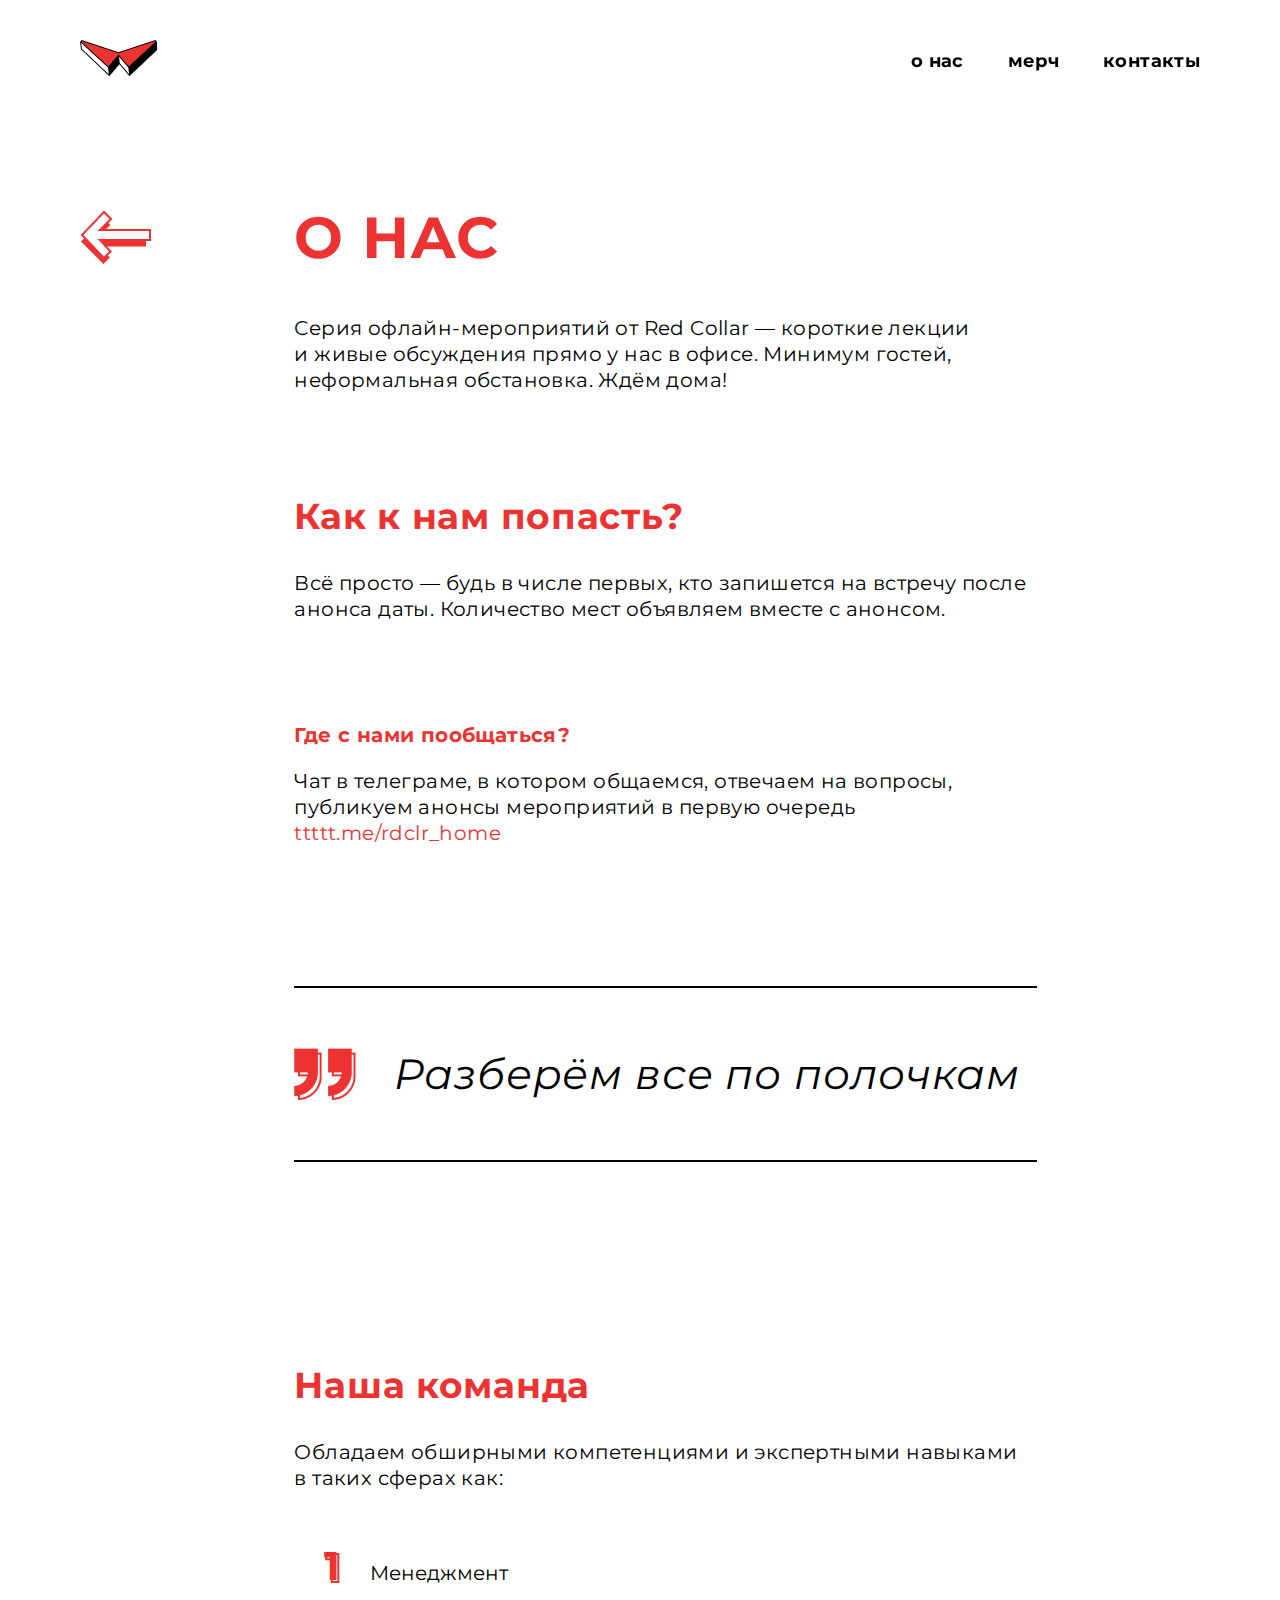
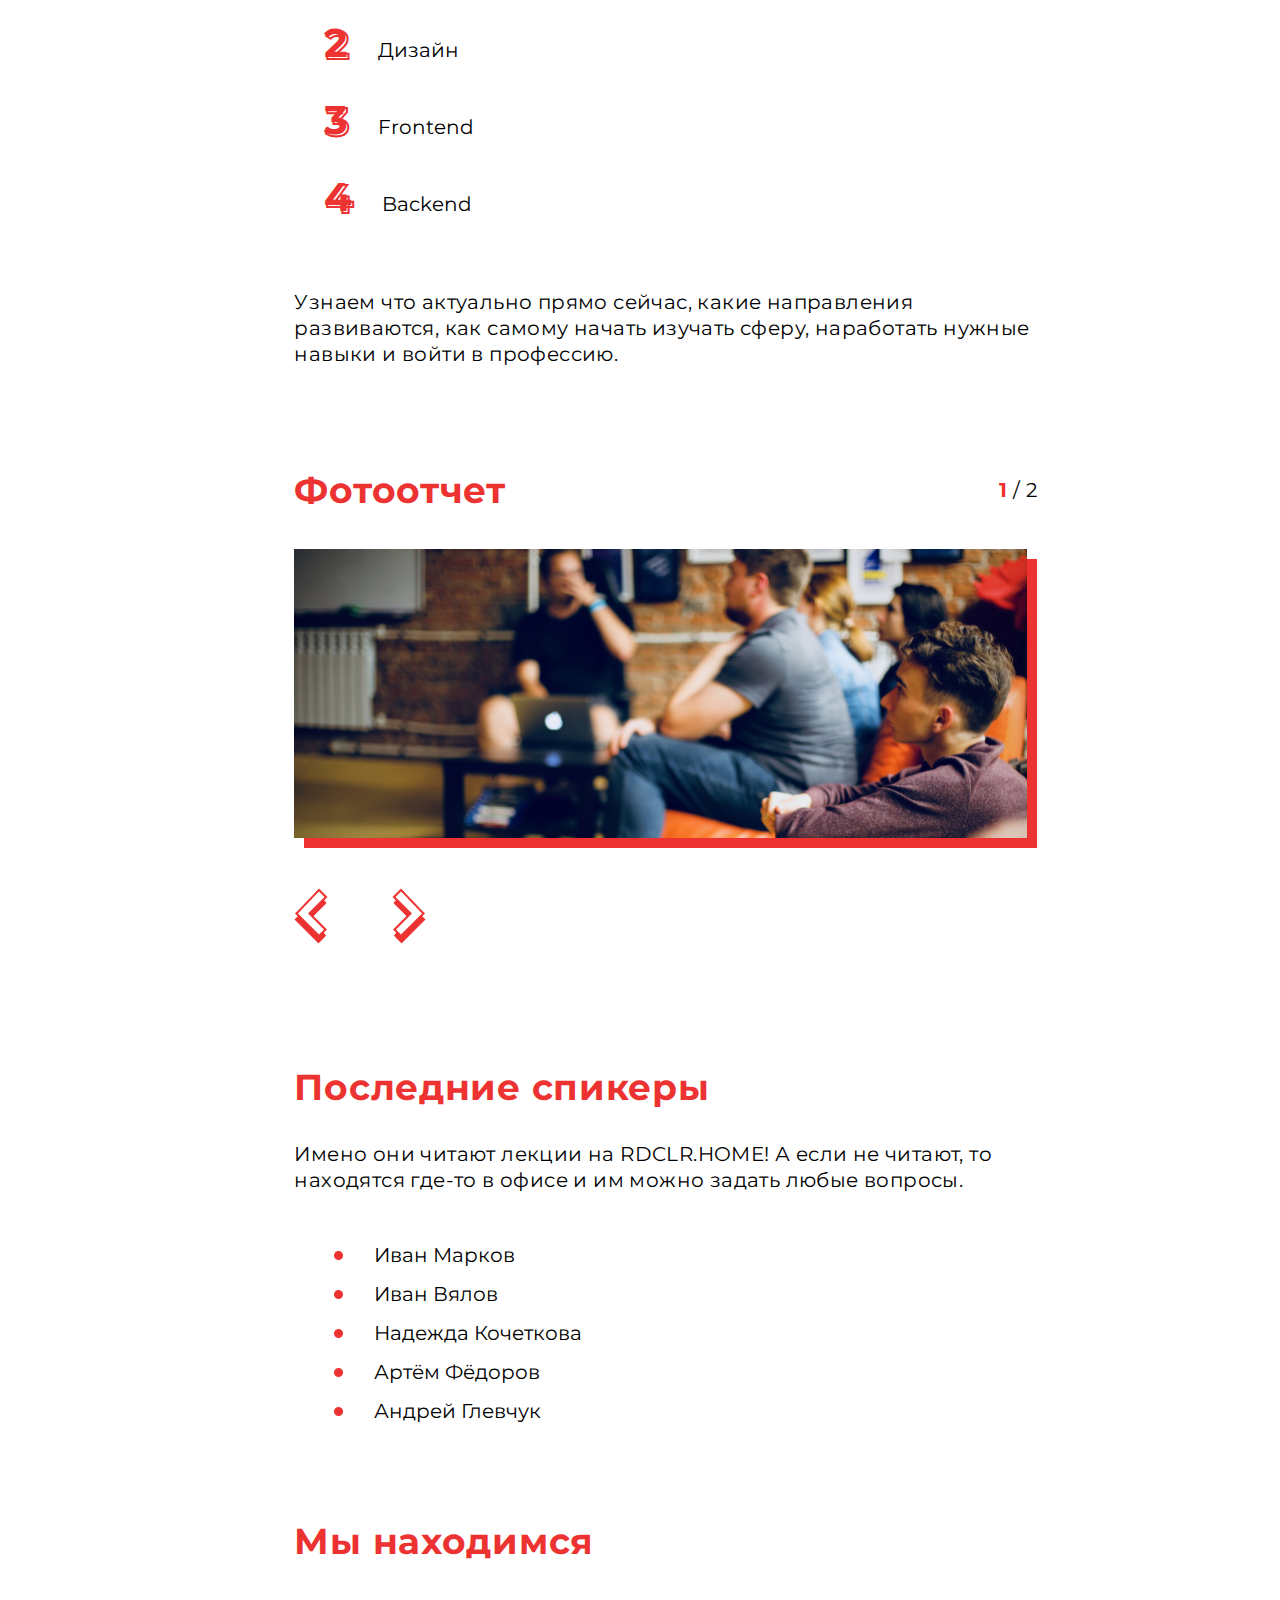
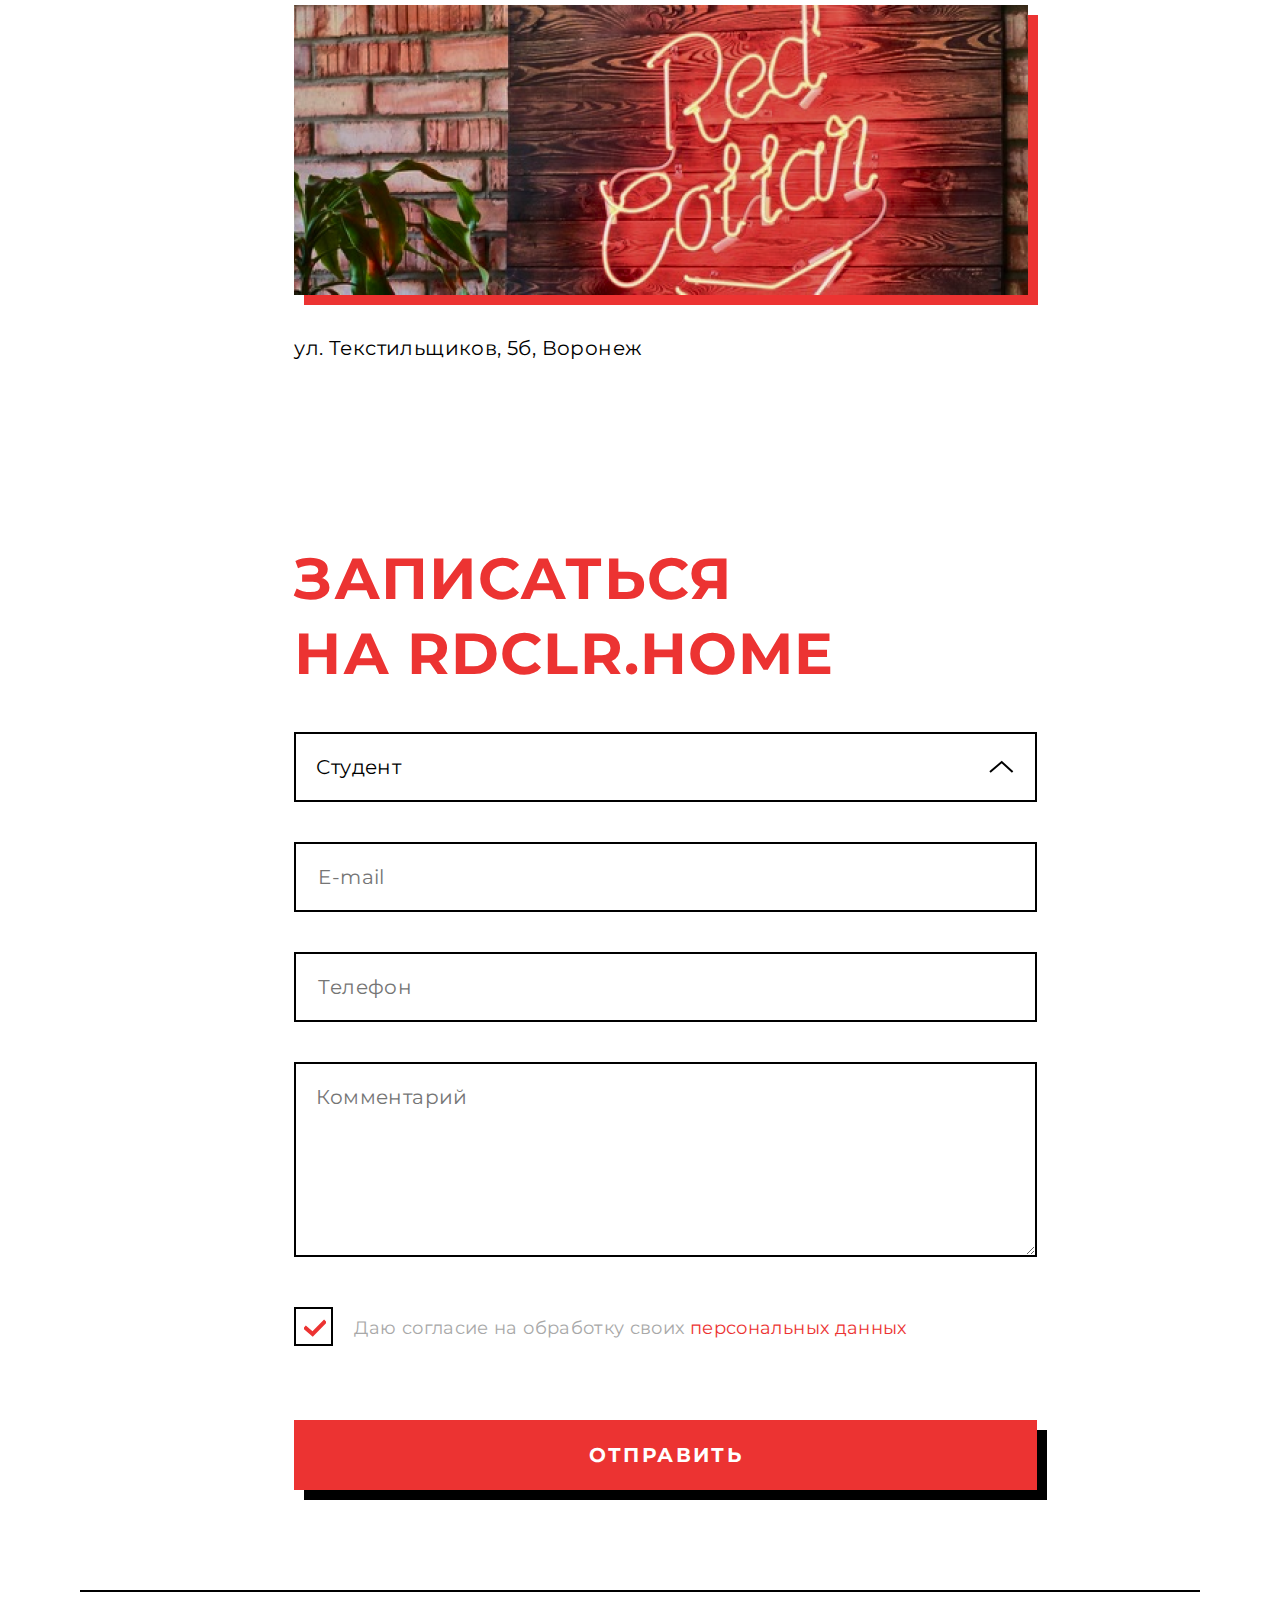
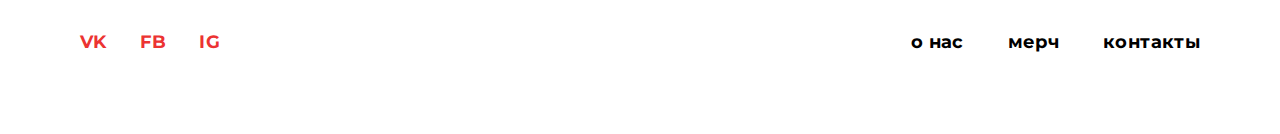
<file: about.html>
<!DOCTYPE html>
<html lang="ru">
<head>
    <meta charset="UTF-8">
    <link href="https://fonts.googleapis.com/css?family=Montserrat:400,700&display=swap" rel="stylesheet">
    <link href="https://fonts.googleapis.com/css?family=Open+Sans:400,400i&display=swap" rel="stylesheet">
    <title>RDCLR.HOME</title>
    <link rel="stylesheet" href="style.css">

    <script src="script.js"></script>
    <meta name="viewport" content="width=device-width, initial-scale=1.0">
    <meta name="viewport" content="user-scalable=no, width=device-width, height=device-height, initial-scale=1">
</head>
<body>
    <header>
        <a href="main.html"><img class="logo" src="images/logo.png" alt="Логотип RedCollar"></a>
        <nav>
            <a href="about.html">о нас</a>
            <a href="merch.html">мерч</a>
            <a href="contacts.html">контакты</a>
        </nav>
        <button class="burger"></button>
    </header>

    <main>
        <article>
            <a href="main.html" class="back"><img src="images/back.png" alt="Стрелка назад"></a>
            <h1>О нас</h1>
            <p>Серия офлайн-мероприятий от&nbsp;Red Collar&nbsp;&mdash; короткие лекции и&nbsp;живые обсуждения
                прямо у&nbsp;нас в&nbsp;офисе. Минимум гостей, неформальная обстановка. Ждём дома!</p>

            <h2>Как к&nbsp;нам попасть?</h2>
            <p>Всё просто&nbsp;&mdash; будь в&nbsp;числе первых, кто запишется на встречу после анонса даты.
                Количество мест объявляем вместе с&nbsp;анонсом.</p>

            <h3>Где с&nbsp;нами пообщаться?</h3>
            <p>Чат в&nbsp;телеграме, в&nbsp;котором общаемся, отвечаем на вопросы, публикуем анонсы мероприятий
                в&nbsp;первую очередь <br/>
                <a href="URL" name="Ссылка на телеграм-канал">ttttt.me/rdclr_home</a></p>

            <blockquote>Разберём все по&nbsp;полочкам</blockquote>

            <h2>Наша команда</h2>
            <p>Обладаем обширными компетенциями и&nbsp;экспертными
                навыками в&nbsp;таких сферах как: </p>
            <ol>
                <li>Менеджмент</li>
                <li>Дизайн</li>
                <li>Frontend</li>
                <li>Backend</li>
            </ol>
            <p>Узнаем что актуально прямо сейчас, какие направления развиваются, как самому начать изучать сферу,
                наработать нужные навыки и&nbsp;войти в&nbsp;профессию.</p>

            <div class="photo_report">
                <h2>Фотоотчет</h2>
                <div class="fraction">
                    <div id="photo_number">1</div>/<div id="photo_amount">3</div>
                </div>

                <div class="slider">
                    <div class="slider-hidden">
                        <div class="slider-wrapper">
                            <div class="slide">
                                <img src="images/photo_report.png" alt="Фото со встречи RedCollar">
                            </div>
                            <div class="slide">
                                <img src="images/we_are_located.png" alt="Фото со встречи RedCollar">
                            </div>
                        </div>
                    </div>

                    <div class="slider-buttons">
                        <div class="prev-button"><img src="images/left_arrow.png" alt="назад"></div>
                        <div class="next-button"><img src="images/right_arrow.png" alt="вперёд"></div>
                    </div>
                </div>
            </div>

            <h2>Последние спикеры</h2>
            <p>Имено они читают лекции на RDCLR.HOME! А&nbsp;если не читают,
                то находятся где-то в&nbsp;офисе и&nbsp;им можно задать любые вопросы.</p>
            <ul>
                <li>Иван Марков</li>
                <li>Иван Вялов</li>
                <li>Надежда Кочеткова</li>
                <li>Артём Фёдоров</li>
                <li>Андрей Глевчук</li>
            </ul>

            <h2>Мы находимся</h2>
            <div class="image_sign">
                <img src="images/we_are_located.png" alt="Неоновая вывеска RedCollar">
                <p>ул. Текстильщиков, 5б, Воронеж<p>
            </div>
        </article>

        <article>
            <h1>Записаться <br/> на RDCLR.HOME</h1>
            <form action="/my_method">

                <select>
                    <option value="0"></option>
                    <option value="1" selected>Студент</option>
                    <option value="2">Начинающий дизайнер</option>
                    <option value="3">Практикующий дизайнер</option>
                    <option value="4">Хочу освоить другую профессию</option>
                </select>
                <input type="email" placeholder="E-mail">
                <input type="tel" placeholder="Телефон">
                <textarea placeholder="Комментарий"></textarea>
                <input type="checkbox" class="checkbox" id="checkbox" checked/>
                <label for="checkbox">Даю согласие на обработку своих <a>персональных данных</a></label>
                <button class="btn" type="submit">Отправить</button>
            </form>
            <img id="up" src="images/up.svg" alt="вверх">
        </article>
    </main>
    <footer>
        <div>
            <a href="">vk</a>
            <a href="">fb</a>
            <a href="">ig</a>
        </div>
        <nav>
            <a href="about.html">о нас</a>
            <a href="merch.html">мерч</a>
            <a href="contacts.html">контакты</a>
        </nav>
    </footer>
    <div class="popup">
        <div class="overlay"></div> <!--полупрозрачный чёрный фон-->
        <div class="popup-inner"></div>
    </div>
</body>
</html>
</file>
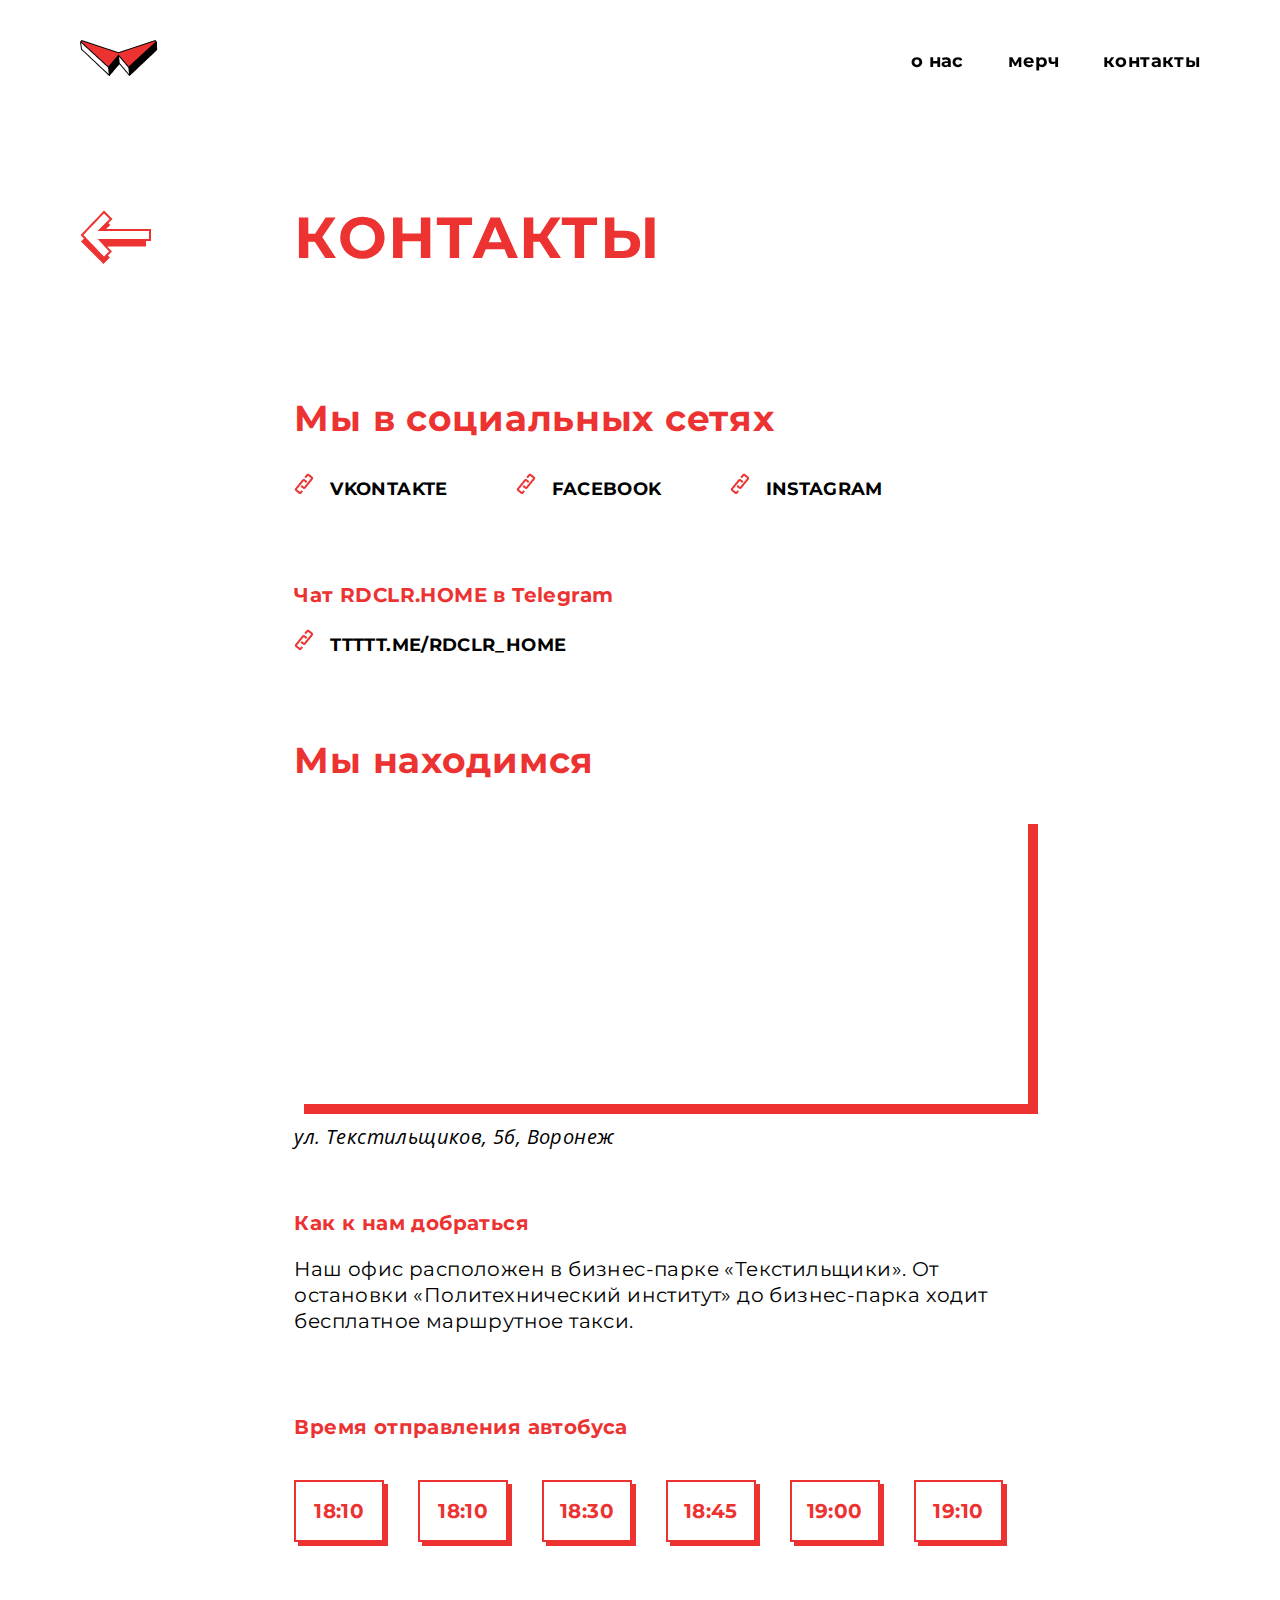
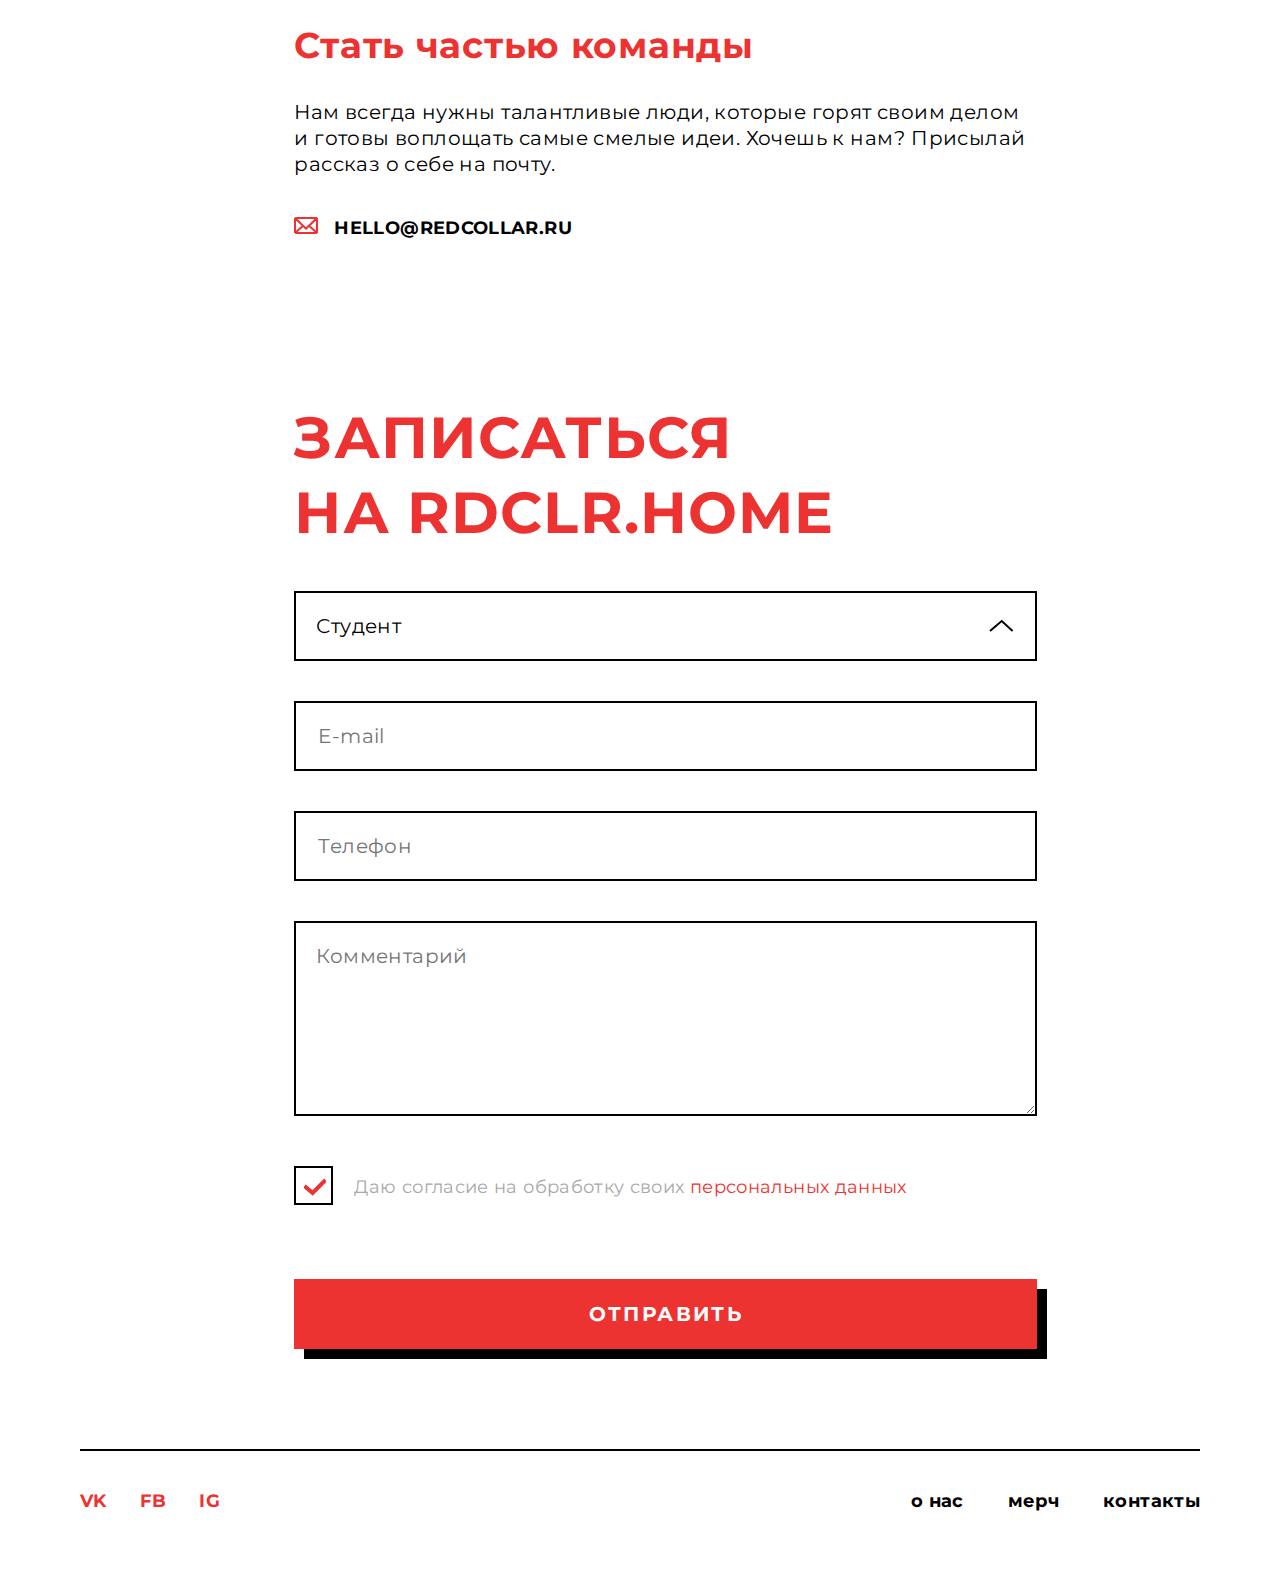
<file: contacts.html>
<!DOCTYPE html>
<html lang="en">
<head>
    <meta charset="UTF-8">
    <link href="https://fonts.googleapis.com/css?family=Montserrat:400,700&display=swap" rel="stylesheet">
    <link href="https://fonts.googleapis.com/css?family=Open+Sans:400,400i&display=swap" rel="stylesheet">
    <title>RDCLR.HOME</title>
    <link rel="stylesheet" href="style.css">
<!--    <script src="https://maps.googleapis.com/maps/api/js?key=AIzaSyC5mFaAMgEY1LQ1Hp7ZoQT0tAX6zgcMKE4"></script>-->
    <script src="http://maps.google.com/maps/api/js"></script>
    <script src="script.js"></script>
    <meta name="viewport" content="width=device-width, initial-scale=1.0">
    <meta name="viewport" content="user-scalable=no, width=device-width, height=device-height, initial-scale=1">
</head>
<body>
    <header>
        <a href="main.html"><img class="logo" src="images/logo.png" alt="Логотип RedCollar"></a>
        <nav>
            <a href="about.html">о нас</a>
            <a href="merch.html">мерч</a>
            <a href="contacts.html">контакты</a>
        </nav>
        <button class="burger"></button>
    </header>
    <main>
        <article>
            <a href="main.html" class="back"><img src="images/back.png" alt="Стрелка назад"></a>
            <h1>Контакты</h1>
            <h2>Мы в социальных сетях</h2>
            <div class="contacts">
                <span>VKONTAKTE</span>
                <span>FACEBOOK</span>
                <span>INSTAGRAM </span>
            </div>

            <h3>Чат RDCLR.HOME в Telegram</h3>
            <div class="contacts">
                <span>ttttt.me/rdclr_home</span>
            </div>
            <h2>Мы находимся</h2>
            <div id="map"></div>
<!--            <iframe src="https://www.google.com/maps/embed?pb=!1m18!1m12!1m3!1d2473.5724419507815!2d39.16666171520806!3d51.68596880545294!2m3!1f0!2f0!3f0!3m2!1i1024!2i768!4f13.1!3m3!1m2!1s0x413b2eee23cd4f23%3A0xb7dd671d6e132302!2sRed%20Collar!5e0!3m2!1sru!2sru!4v1577176074860!5m2!1sru!2sru"-->
<!--                    width="600" height="450" frameborder="0" style="border:0;" allowfullscreen="">-->

<!--            </iframe>-->
            <p class="we_located">ул. Текстильщиков, 5б, Воронеж</p>

            <h3 class="top_60">Как к нам добраться</h3>
            <p>Наш офис расположен в бизнес-парке «Текстильщики». От остановки «Политехнический институт»
                до бизнес-парка ходит бесплатное маршрутное такси.</p>

            <h3 class="top_60">Время отправления автобуса</h3>
            <div class="schedule">
                <div class="_time"><span>18:10</span></div>
                <div class="_time"><span>18:10</span></div>
                <div class="_time"><span>18:30</span></div>
                <div class="_time"><span>18:45</span></div>
                <div class="_time"><span>19:00</span></div>
                <div class="_time"><span>19:10</span></div>
            </div>

            <h2>Стать частью команды</h2>
            <p>Нам всегда нужны талантливые люди, которые горят своим делом и готовы воплощать самые смелые идеи.
                Хочешь к нам? Присылай рассказ о себе на почту.</p>
            <div class="contacts">
                <span class="mail">hello@redcollar.ru</span>
            </div>
        </article>
        <article>
            <h1>Записаться <br/> на RDCLR.HOME</h1>
            <form action="/my_method">

                <select>
                    <option value="0"></option>
                    <option value="1" selected>Студент</option>
                    <option value="2">Начинающий дизайнер</option>
                    <option value="3">Практикующий дизайнер</option>
                    <option value="4">Хочу освоить другую профессию</option>
                </select>
                <input type="email" placeholder="E-mail">
                <input type="tel" placeholder="Телефон">
                <textarea placeholder="Комментарий"></textarea>
                <input type="checkbox" class="checkbox" id="checkbox" checked/>
                <label for="checkbox">Даю согласие на обработку своих <a>персональных данных</a></label>
                <button class="btn" type="submit">Отправить</button>
            </form>
            <img id="up" src="images/up.svg" alt="вверх">
        </article>
    </main>
    <footer>
        <div>
            <a href="">vk</a>
            <a href="">fb</a>
            <a href="">ig</a>
        </div>
        <nav>
            <a href="about.html">о нас</a>
            <a href="merch.html">мерч</a>
            <a href="contacts.html">контакты</a>
        </nav>
    </footer>
<!--    <script async defer src="https://maps.googleapis.com/maps/api/js?callback=initMap"></script>-->
</body>
</html>
</file>
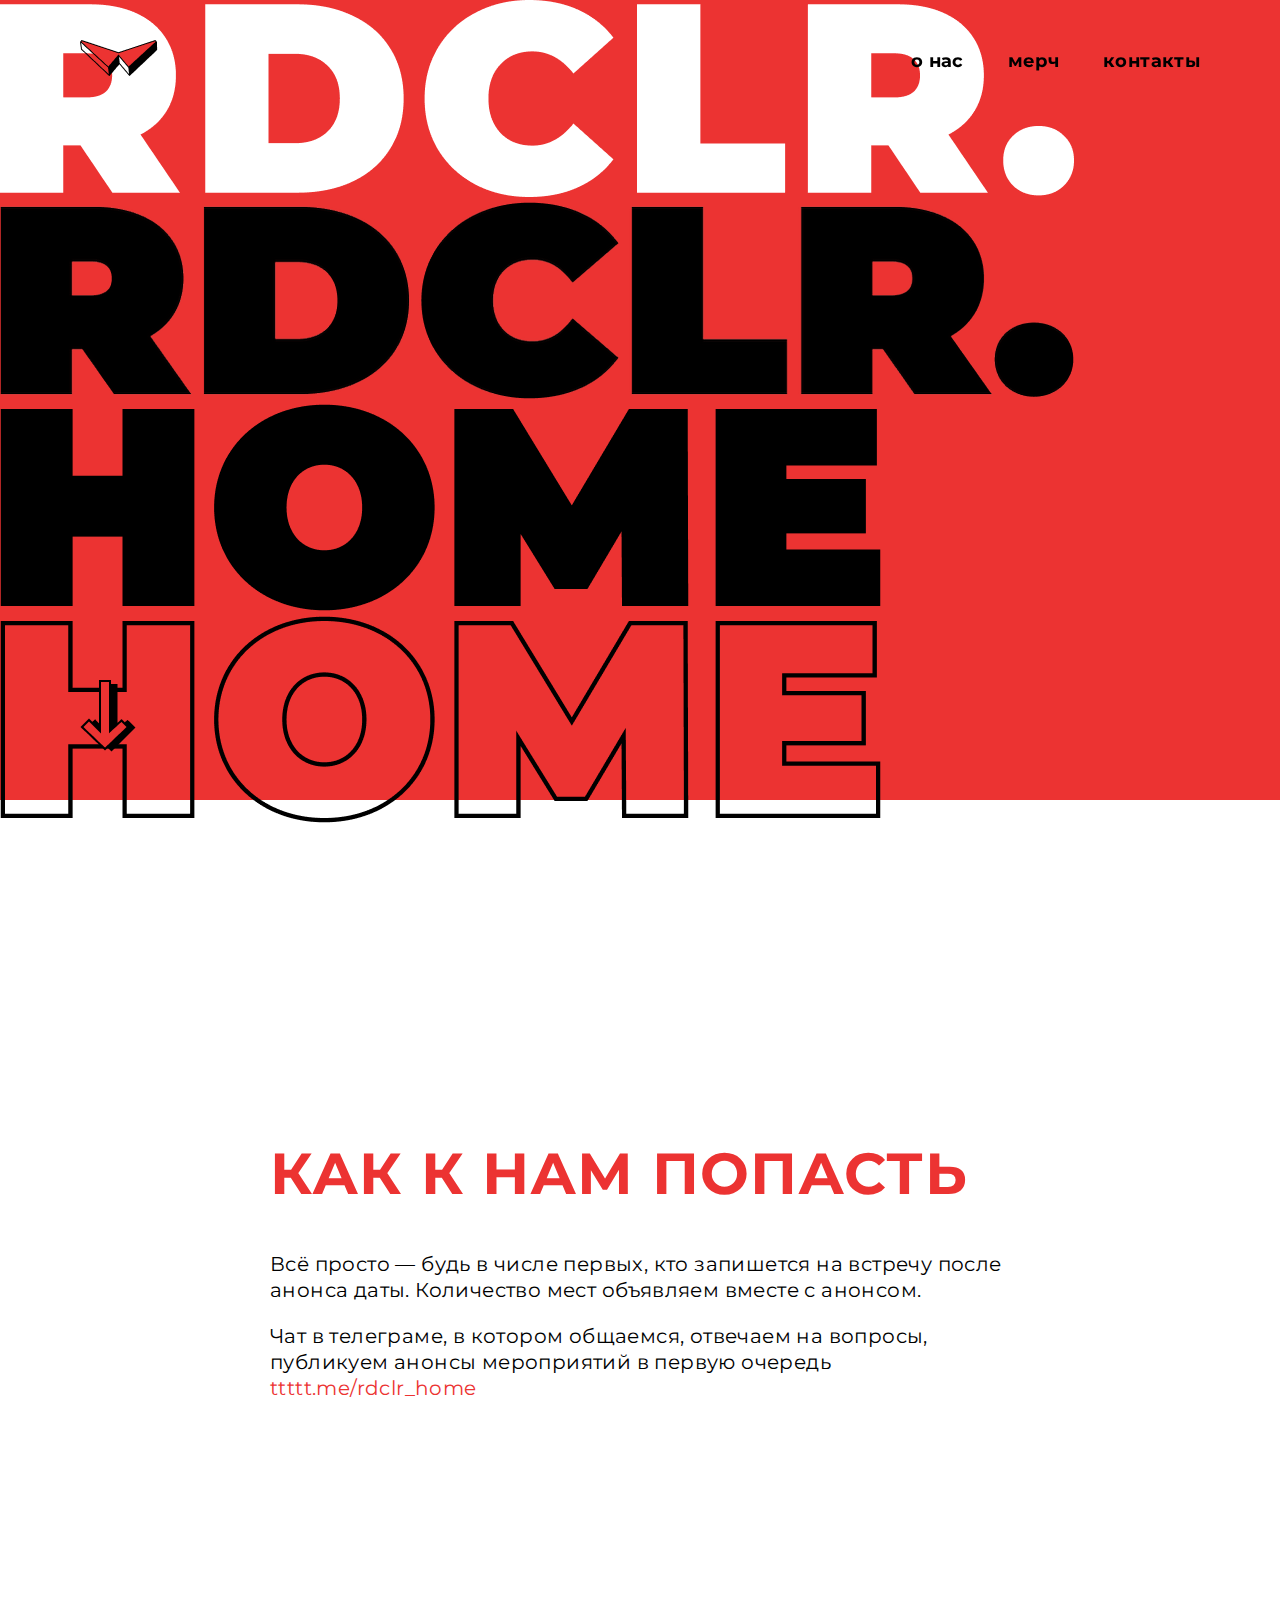
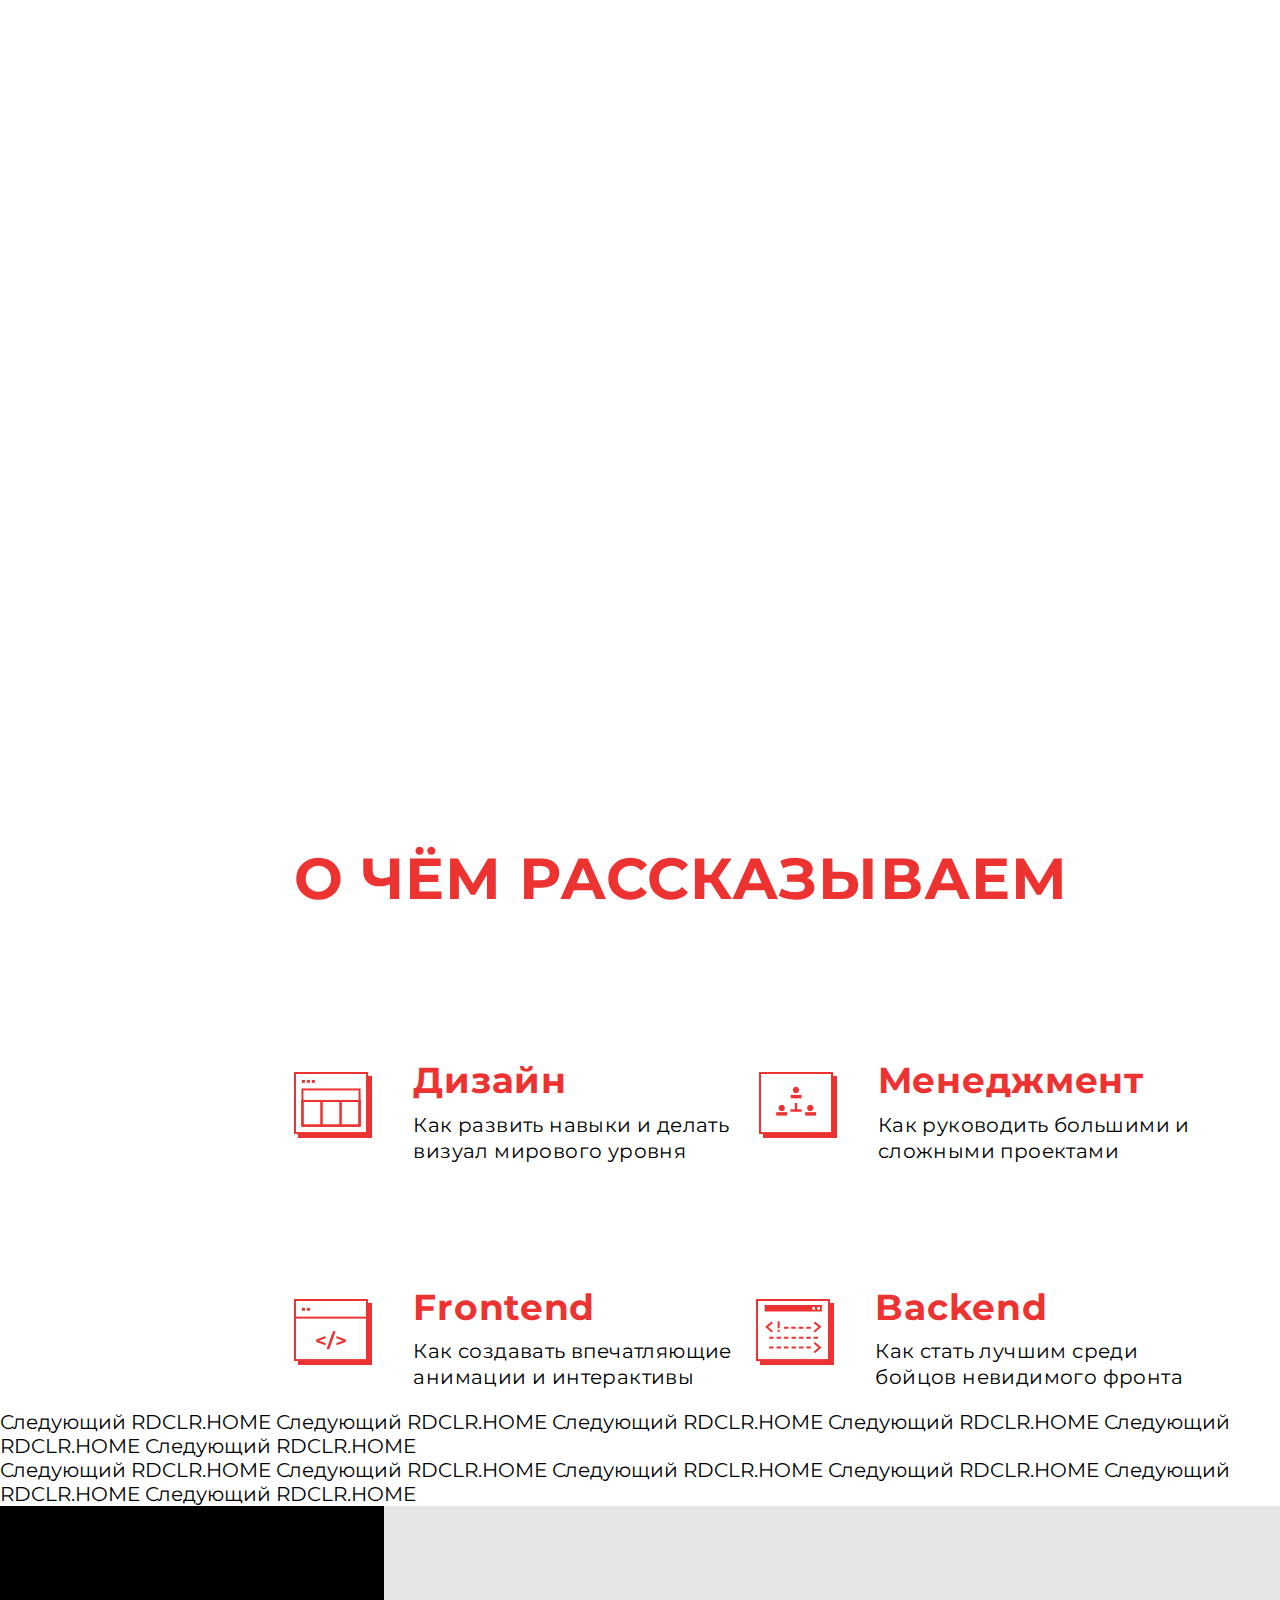
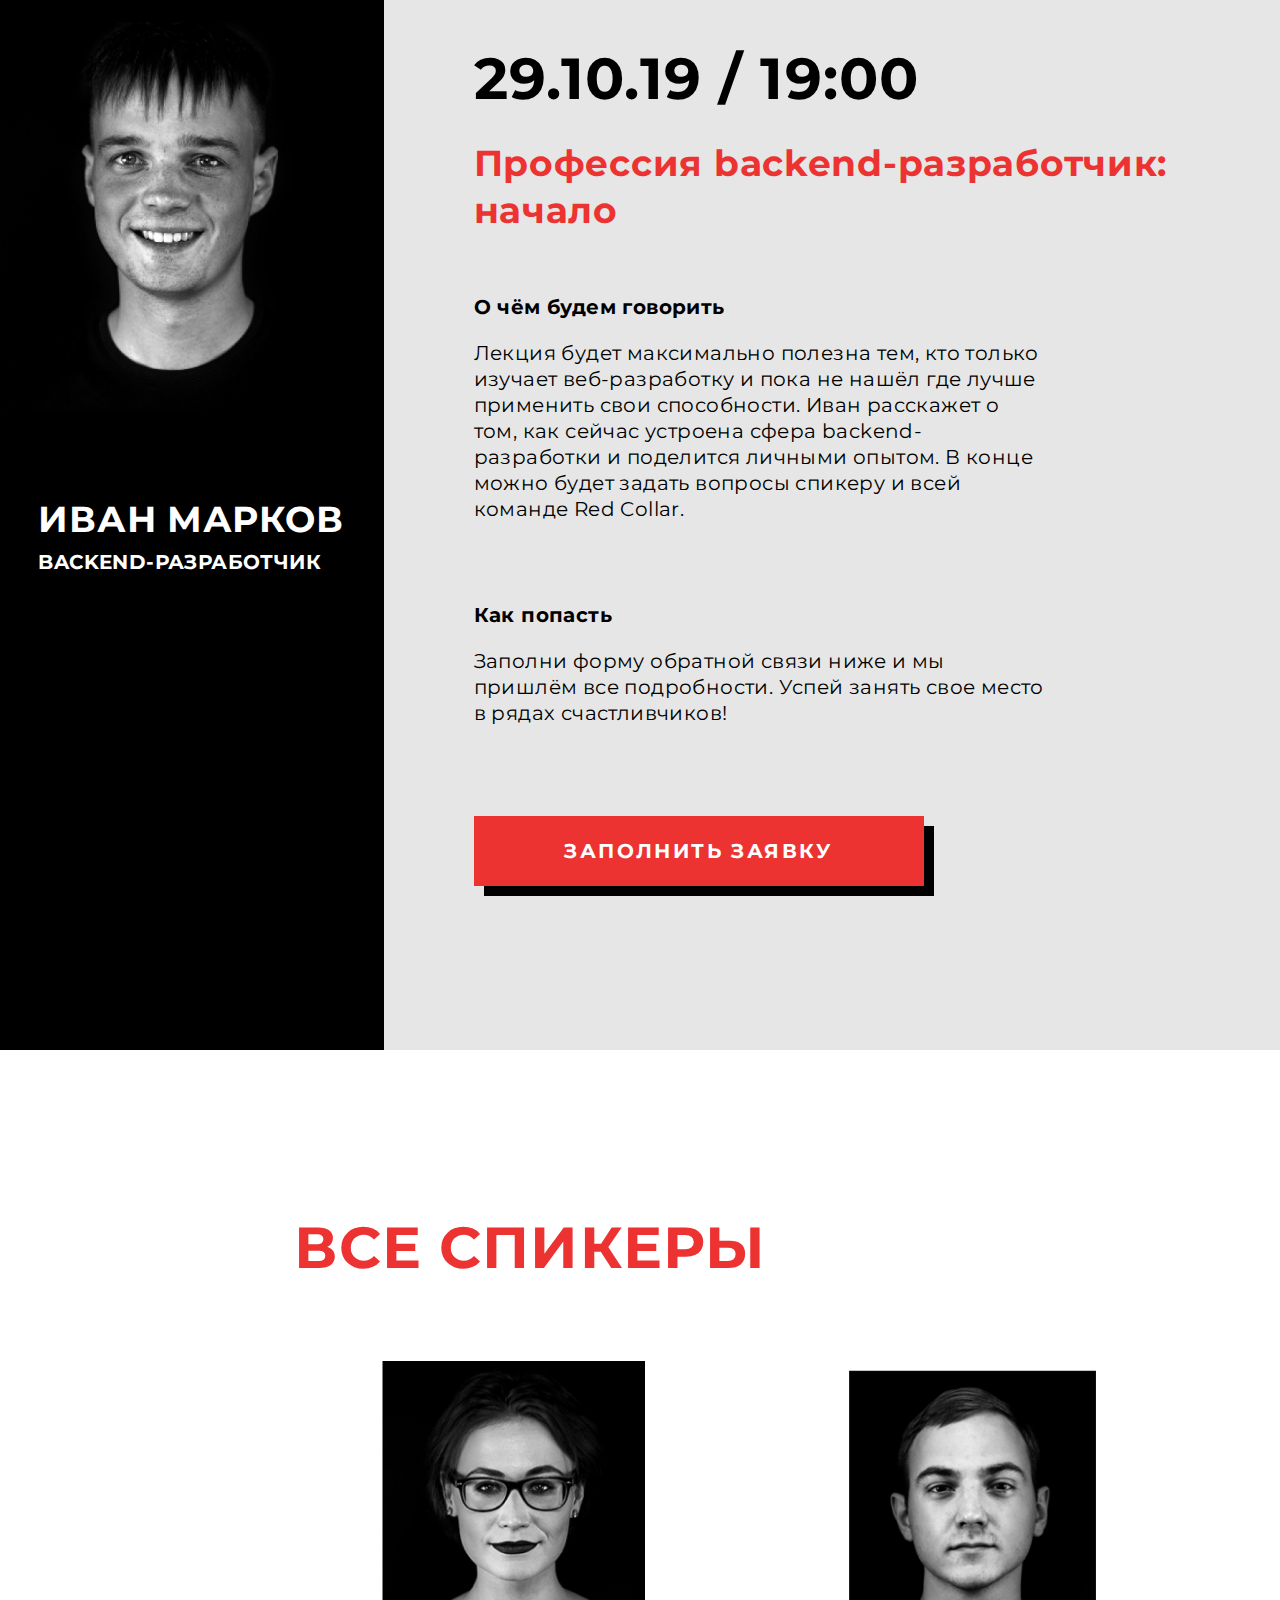
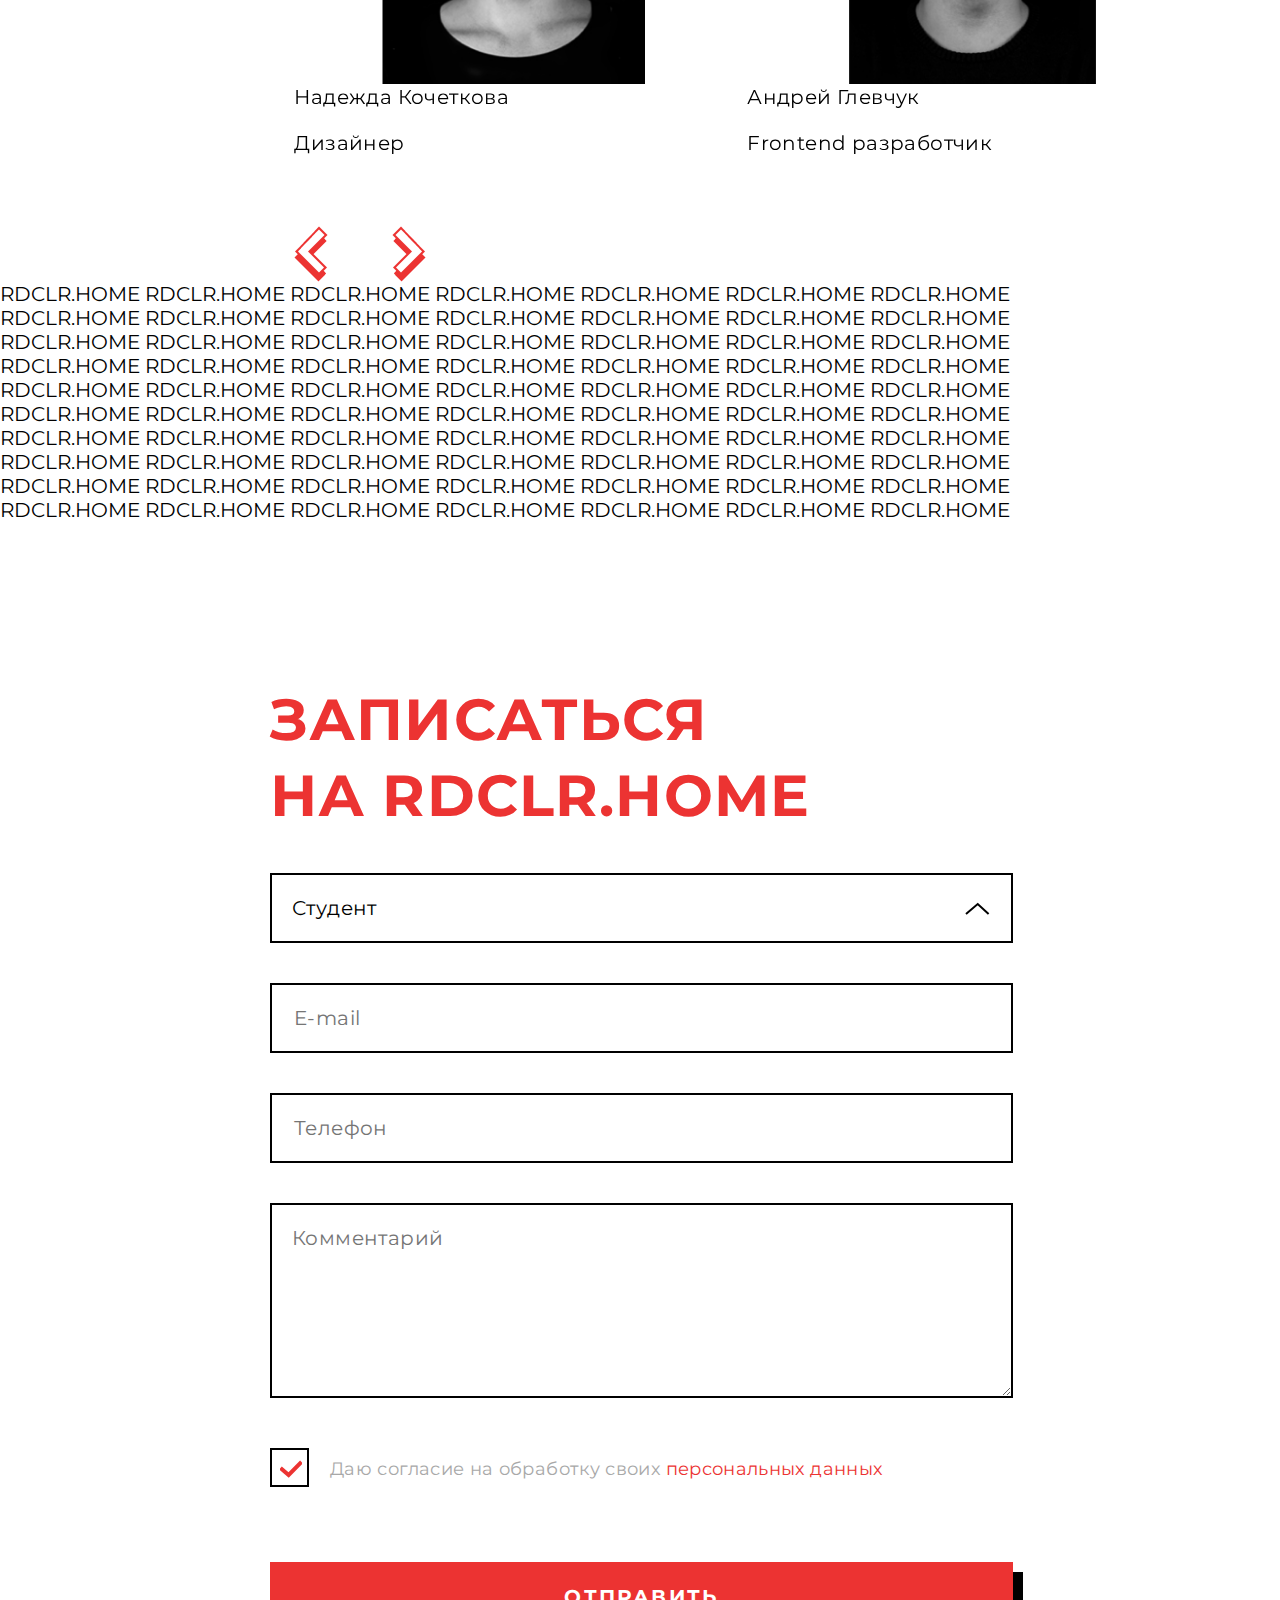
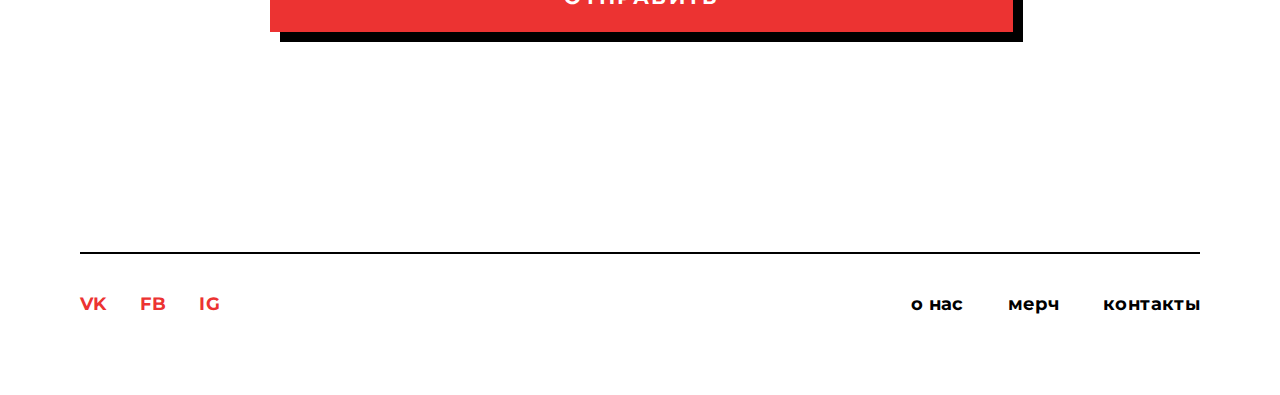
<file: main.html>
<!DOCTYPE html>
<html lang="en">
<head>
    <meta charset="UTF-8">
    <link href="https://fonts.googleapis.com/css?family=Montserrat:400,700&display=swap" rel="stylesheet">
    <link rel="stylesheet" href="style.css">
    <title>RDCLR.HOME</title>
    <script src="script.js"></script>
</head>
<body>
    <header>
        <a href=""><img src="images/logo.png" alt="Логотип RedCollar"></a>
        <nav>
            <a href="about.html">о нас</a>
            <a href="merch.html">мерч</a>
            <a href="contacts.html">контакты</a>
        </nav>
    </header>
    <main>
        <section class="rdclr_home">
            <div class="rdclr">
                <img class="rdclr_image" src="images/RDCLR.png" alt="">
                <img class="rdclr_shade" src="images/RDCLR_shade.png" alt="">
            </div>
            <div class="home">
                <div class="home_wrapper">
                    <img class="home_image" src="images/HOME.png" alt="">
                    <img class="home_shade" src="images/HOME_shade.png" alt="">
                    <div class="home_text"><p>Серия офлайн-мероприятий от Red Collar — короткие лекции
                        и живые обсуждения прямо у нас в офисе. Минимум гостей, неформальная обстановка. Ждём дома!</p>
                    </div>
                </div>
            </div>
        </section>
        <section id="page-1" class="scroll-wrapper"><a href="#page-1" class="down"><img src="images/down.png" alt=""></a>
        </section>

        <article class="center">
            <div style="position: absolute"></div>
            <h1>Как к нам попасть </h1>
            <p>Всё просто — будь в числе первых, кто запишется на встречу после анонса даты.
                Количество мест объявляем вместе с анонсом.</p>

            <p>Чат в телеграме, в котором общаемся, отвечаем на вопросы, публикуем анонсы мероприятий в первую очередь</br>
                <a>ttttt.me/rdclr_home</a></p>
        </article>
        <section class="red-video">
            <iframe width="100%" src="https://www.youtube.com/embed/8J-Ffg9Nx8g" frameborder="0"
                    allow="accelerometer; autoplay; encrypted-media; gyroscope; picture-in-picture" allowfullscreen>
            </iframe>
        </section>
        <article class="right">
            <h1>О чём рассказываем</h1>
            <div class="catalog">
                <div class="jobs">
                    <div class="job">
                        <img src="images/design.svg">
                        <div class="text">
                            <h2>Дизайн</h2>
                            <p>Как развить навыки и делать визуал мирового уровня</p>
                        </div>
                    </div>

                    <div class="job">
                        <img src="images/management.svg">
                        <div class="text">
                            <h2>Mенеджмент</h2>
                            <p>Как руководить большими и сложными проектами</p>
                        </div>
                    </div>
                </div>
                <div class="jobs">
                    <div class="job">
                        <img src="images/frontend.svg">
                        <div class="text">
                            <h2>Frontend</h2>
                            <p>Как создавать впечатляющие анимации и интерактивы</p>
                        </div>
                    </div>

                    <div class="job">
                        <img src="images/backend.svg">
                        <div class="text">
                            <h2>Backend</h2>
                            <p>Как стать лучшим среди бойцов невидимого фронта</p>
                        </div>
                    </div>
                </div>
            </div>
        </article>
        <section class="next_rdclr">
            <div class="mar">
                <div>
                    <span>Следующий RDCLR.HOME</span>
                    <span>Следующий RDCLR.HOME</span>
                    <span>Следующий RDCLR.HOME</span>
                    <span>Следующий RDCLR.HOME</span>
                    <span>Следующий RDCLR.HOME</span>
                    <span>Следующий RDCLR.HOME</span>
                </div>
                <div>
                    <span>Следующий RDCLR.HOME</span>
                    <span>Следующий RDCLR.HOME</span>
                    <span>Следующий RDCLR.HOME</span>
                    <span>Следующий RDCLR.HOME</span>
                    <span>Следующий RDCLR.HOME</span>
                    <span>Следующий RDCLR.HOME</span>
                </div>
            </div>
        </section>
        <section class="backend_job">
            <div class="black">
                <img src="images/ivan_markov.png" alt="">
                <h2>Иван Марков</h2>
                <p>backend-разработчик</p>
            </div>
            <div class="blue">
                <article>
                    <h1>29.10.19 / 19:00</h1>
                    <h2>Профессия backend-разработчик: начало</h2>
                    <p class="subheading">О чём будем говорить</p>
                    <p>Лекция будет максимально полезна тем, кто только изучает веб-разработку и пока не нашёл
                        где лучше применить свои способности. Иван расскажет о том, как сейчас устроена сфера
                        backend-разработки и поделится личными опытом. В конце можно будет задать вопросы спикеру
                        и всей команде Red Collar. </p>
                    <p class="subheading">Как попасть</p>
                    <p>Заполни форму обратной связи ниже и мы пришлём все подробности.
                        Успей занять свое место в рядах счастливчиков!</p>

                    <button class="btn">Заполнить заявку</button>
                </article>
            </div>
        </section>
        <article class="right">
            <h1>ВСЕ СПИКЕРЫ</h1>
            <div class="slider">
                <div class="slider-hidden">
                    <div class="slider-wrapper">
                        <div class="slide">
                            <div class="speakers">
                                <div class="speaker">
                                    <div class="speaker_wrapper"><img src="images/nadezhda_kochetkova.png" alt=""></div>
                                    <p class="speaker_name">Надежда Кочеткова</p>
                                    <p class="speaker_who">Дизайнер</p>
                                </div>
                                <div class="speaker">
                                    <div class="speaker_wrapper"><img src="images/andrew_glevchuk.png" alt=""></div>
                                    <p class="speaker_name">Андрей Глевчук</p>
                                    <p class="speaker_who">Frontend разработчик</p>
                                </div>
                            </div>
                        </div>
                        <div class="slide">
                            <div class="speakers">
                                <div class="speaker">
                                    <div class="speaker_wrapper"><img src="images/nadezhda_kochetkova.png" alt=""></div>
                                    <p class="speaker_name">Надежда Кочеткова</p>
                                    <div class="speaker_who"><p>Дизайнер</p></div>
                                </div>
                                <div class="speaker">
                                    <div class="speaker_wrapper"><img src="images/andrew_glevchuk.png" alt=""></div>
                                    <p class="speaker_name">Андрей Глевчук</p>
                                    <div class="speaker_who"><p>Frontend разработчик</p></div>
                                </div>
                            </div>
                        </div>
                    </div>
                </div>

                <div class="slider-buttons">
                    <div class="prev-button"><img src="images/left_arrow.png" alt="назад"></div>
                    <div class="next-button"><img src="images/right_arrow.png" alt="вперёд"></div>
                </div>
            </div>
<!--            <div class="slider">-->
<!--                <div class="slider-hidden">-->
<!--                    <div class="slider-wrapper">-->
<!--                        <div class="slide">-->
<!--                            <div class="speakers">-->
<!--                               <div class="speaker">-->
<!--                                    <img src="images/nadezhda_kochetkova.png" alt="">-->
<!--                                    <p class="speaker_name">Надежда Кочеткова</p>-->
<!--                                    <div class="speaker_who"><p>Дизайнер</p></div>-->
<!--                                </div>-->
<!--                                <div class="speaker">-->
<!--                                    <img src="images/andrew_glevchuk.png" alt="">-->
<!--                                    <p class="speaker_name">Андрей Глевчук</p>-->
<!--                                    <div class="speaker_who"><p>Frontend разработчик</p></div>-->
<!--                                </div>-->
<!--                            </div>-->
<!--                        </div>-->
<!--                        <div class="slide">-->
<!--                            <div class="speakers">-->
<!--                                <div class="speaker">-->
<!--                                    <img src="images/nadezhda_kochetkova.png" alt="">-->
<!--                                    <p class="speaker_name">Надежда Кочеткова</p>-->
<!--                                    <div class="speaker_who"><p>Дизайнер</p></div>-->
<!--                                </div>-->
<!--                                <div class="speaker">-->
<!--                                    <img src="images/andrew_glevchuk.png" alt="">-->
<!--                                    <p class="speaker_name">Андрей Глевчук</p>-->
<!--                                    <div class="speaker_who"><p>Frontend разработчик</p></div>-->
<!--                                </div>-->
<!--                            </div>-->
<!--                        </div>-->
<!--                    </div>-->
<!--                </div>-->

<!--                <div class="slider-buttons">-->
<!--                    <div class="prev-button"><img src="images/left_arrow.png" alt="назад"></div>-->
<!--                    <div class="next-button"><img src="images/right_arrow.png" alt="вперёд"></div>-->
<!--                </div>-->
<!--            </div>-->
        </article>
        <section class="chess">
            <div class="mar">
                <div>
                    <span>RDCLR.<span class="mar_home">HOME</span></span>
                    <span>RDCLR.<span class="mar_home">HOME</span></span>
                    <span>RDCLR.<span class="mar_home">HOME</span></span>
                    <span>RDCLR.<span class="mar_home">HOME</span></span>
                    <span>RDCLR.<span class="mar_home">HOME</span></span>
                    <span>RDCLR.<span class="mar_home">HOME</span></span>
                    <span>RDCLR.<span class="mar_home">HOME</span></span>
                </div>
                <div><span>RDCLR.<span class="mar_home">HOME</span></span>
                    <span>RDCLR.<span class="mar_home">HOME</span></span>
                    <span>RDCLR.<span class="mar_home">HOME</span></span>
                    <span>RDCLR.<span class="mar_home">HOME</span></span>
                    <span>RDCLR.<span class="mar_home">HOME</span></span>
                    <span>RDCLR.<span class="mar_home">HOME</span></span>
                    <span>RDCLR.<span class="mar_home">HOME</span></span></div>
            </div>
            <div class="mar">
                <div><span>RDCLR.<span class="mar_home">HOME</span></span>
                    <span>RDCLR.<span class="mar_home">HOME</span></span>
                    <span>RDCLR.<span class="mar_home">HOME</span></span>
                    <span>RDCLR.<span class="mar_home">HOME</span></span>
                    <span>RDCLR.<span class="mar_home">HOME</span></span>
                    <span>RDCLR.<span class="mar_home">HOME</span></span>
                    <span>RDCLR.<span class="mar_home">HOME</span></span></div>
                <div><span>RDCLR.<span class="mar_home">HOME</span></span>
                    <span>RDCLR.<span class="mar_home">HOME</span></span>
                    <span>RDCLR.<span class="mar_home">HOME</span></span>
                    <span>RDCLR.<span class="mar_home">HOME</span></span>
                    <span>RDCLR.<span class="mar_home">HOME</span></span>
                    <span>RDCLR.<span class="mar_home">HOME</span></span>
                    <span>RDCLR.<span class="mar_home">HOME</span></span></div>
            </div>
            <div class="mar">
                <div><span>RDCLR.<span class="mar_home">HOME</span></span>
                    <span>RDCLR.<span class="mar_home">HOME</span></span>
                    <span>RDCLR.<span class="mar_home">HOME</span></span>
                    <span>RDCLR.<span class="mar_home">HOME</span></span>
                    <span>RDCLR.<span class="mar_home">HOME</span></span>
                    <span>RDCLR.<span class="mar_home">HOME</span></span>
                    <span>RDCLR.<span class="mar_home">HOME</span></span></div>
                <div><span>RDCLR.<span class="mar_home">HOME</span></span>
                    <span>RDCLR.<span class="mar_home">HOME</span></span>
                    <span>RDCLR.<span class="mar_home">HOME</span></span>
                    <span>RDCLR.<span class="mar_home">HOME</span></span>
                    <span>RDCLR.<span class="mar_home">HOME</span></span>
                    <span>RDCLR.<span class="mar_home">HOME</span></span>
                    <span>RDCLR.<span class="mar_home">HOME</span></span></div>
            </div>
            <div class="mar">
                <div><span>RDCLR.<span class="mar_home">HOME</span></span>
                    <span>RDCLR.<span class="mar_home">HOME</span></span>
                    <span>RDCLR.<span class="mar_home">HOME</span></span>
                    <span>RDCLR.<span class="mar_home">HOME</span></span>
                    <span>RDCLR.<span class="mar_home">HOME</span></span>
                    <span>RDCLR.<span class="mar_home">HOME</span></span>
                    <span>RDCLR.<span class="mar_home">HOME</span></span></div>
                <div><span>RDCLR.<span class="mar_home">HOME</span></span>
                    <span>RDCLR.<span class="mar_home">HOME</span></span>
                    <span>RDCLR.<span class="mar_home">HOME</span></span>
                    <span>RDCLR.<span class="mar_home">HOME</span></span>
                    <span>RDCLR.<span class="mar_home">HOME</span></span>
                    <span>RDCLR.<span class="mar_home">HOME</span></span>
                    <span>RDCLR.<span class="mar_home">HOME</span></span></div>
            </div>
            <div class="mar">
                <div><span>RDCLR.<span class="mar_home">HOME</span></span>
                    <span>RDCLR.<span class="mar_home">HOME</span></span>
                    <span>RDCLR.<span class="mar_home">HOME</span></span>
                    <span>RDCLR.<span class="mar_home">HOME</span></span>
                    <span>RDCLR.<span class="mar_home">HOME</span></span>
                    <span>RDCLR.<span class="mar_home">HOME</span></span>
                    <span>RDCLR.<span class="mar_home">HOME</span></span></div>
                <div><span>RDCLR.<span class="mar_home">HOME</span></span>
                    <span>RDCLR.<span class="mar_home">HOME</span></span>
                    <span>RDCLR.<span class="mar_home">HOME</span></span>
                    <span>RDCLR.<span class="mar_home">HOME</span></span>
                    <span>RDCLR.<span class="mar_home">HOME</span></span>
                    <span>RDCLR.<span class="mar_home">HOME</span></span>
                    <span>RDCLR.<span class="mar_home">HOME</span></span></div>
            </div>
        </section>
        <article class="center">
            <h1>Записаться <br/> на RDCLR.HOME</h1>
            <form action="/my_method">

                <select>
                    <option value="0"></option>
                    <option value="1" selected>Студент</option>
                    <option value="2">Начинающий дизайнер</option>
                    <option value="3">Практикующий дизайнер</option>
                    <option value="4">Хочу освоить другую профессию</option>
                </select>
                <input type="email" placeholder="E-mail">
                <input type="tel" placeholder="Телефон">
                <textarea placeholder="Комментарий"></textarea>
                <input type="checkbox" class="checkbox" id="checkbox" checked/>
                <label for="checkbox">Даю согласие на обработку своих <a>персональных данных</a></label>
                <button class="btn" type="submit">Отправить</button>
            </form>
            <img id="up" class="up" src="images/up.svg" alt="вверх">
        </article>
    </main>
    <footer>
        <div>
            <a href="">vk</a>
            <a href="">fb</a>
            <a href="">ig</a>
        </div>
        <nav>
            <a href="about.html">о нас</a>
            <a href="merch.html">мерч</a>
            <a href="contacts.html">контакты</a>
        </nav>
    </footer>
    <div class="popup">
        <div class="overlay"></div> <!--полупрозрачный чёрный фон-->
        <div class="popup-inner"></div>
    </div>
</body>
</html>
</file>
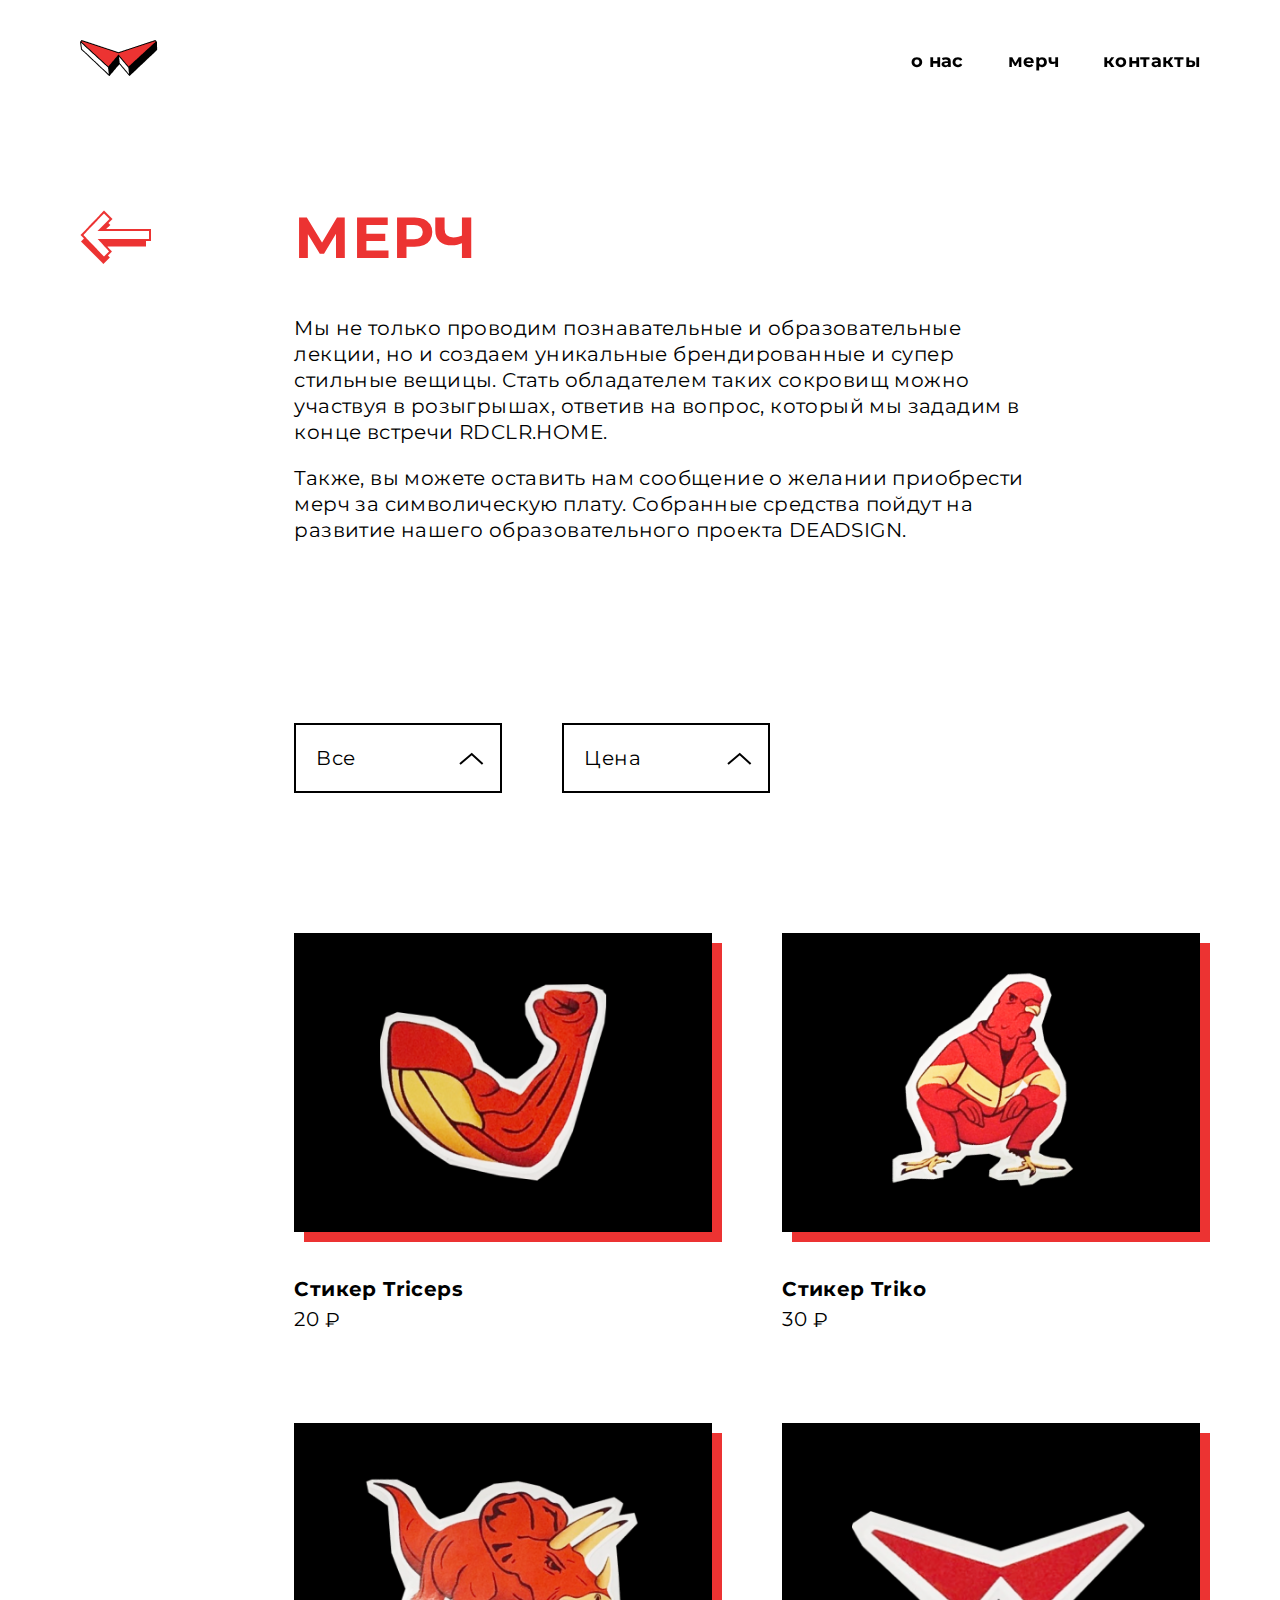
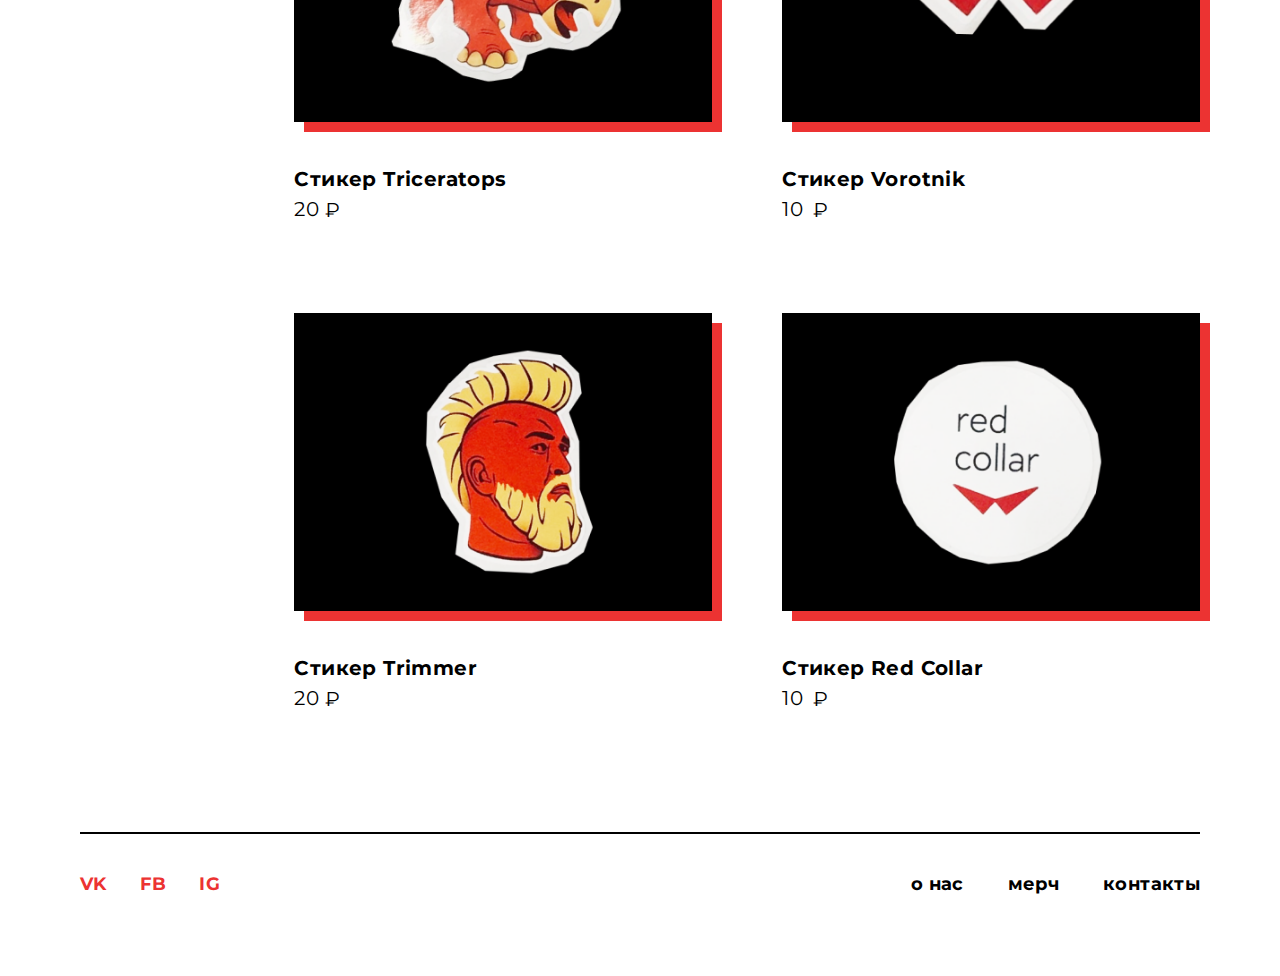
<file: merch.html>
<!DOCTYPE html>
<html lang="en">
<head>
    <meta charset="UTF-8">
    <link href="https://fonts.googleapis.com/css?family=Montserrat:400,700&display=swap" rel="stylesheet">
    <title>RDCLR.HOME</title>
    <link rel="stylesheet" href="style.css">
    <script src="script.js"></script>
</head>
<body>
    <header>
        <a href="main.html"><img class="logo" src="images/logo.png" alt="Логотип RedCollar"></a>
        <nav>
            <a href="about.html">о нас</a>
            <a href="merch.html">мерч</a>
            <a href="contacts.html">контакты</a>
        </nav>
        <button class="burger"></button>
    </header>
    <main>
        <article>
            <a href="main.html" class="back"><img src="images/back.png" alt="Стрелка назад"></a>
            <h1>Мерч</h1>
            <p>Мы не только проводим познавательные и образовательные лекции, но и создаем уникальные брендированные
                и супер стильные вещицы. Стать обладателем таких сокровищ можно участвуя в розыгрышах, ответив на вопрос,
                который мы зададим
                в конце встречи RDCLR.HOME.</p>
            <p>Также, вы можете оставить нам сообщение о желании приобрести  мерч за символическую плату.
                Собранные средства пойдут на развитие нашего образовательного проекта DEADSIGN.
            </p>
            <div class="selects">
                <select class="select_merch">
                    <option value="0">Все</option>
                    <option value="1">Футболки</option>
                    <option value="2">Значки</option>
                    <option value="3">Стикеры</option>
                </select>

                <select class="select_price">
                    <option value="0">Цена</option>
                    <option value="1">Популяность</option>
                    <option value="2">Цена</option>
                </select>
            </div>
        </article>

        <section class="right">
            <div class="catalog_merch">
                <a class="sticker">
                    <img src="images/stickers/triceps.png" alt="Фото со встречи RedCollar">
                    <p class="sticker_name">Стикер Triceps</p>
                    <div class="sticker_price"><span>20</span><p>₽</p></div>
                </a>
                <a class="sticker">
                    <img src="images/stickers/triko.png" alt="Фото со встречи RedCollar">
                    <p class="sticker_name">Стикер Triko</p>
                    <div class="sticker_price"><span>30</span><p>₽</p></div>
                </a>
                <a class="sticker">
                    <img src="images/stickers/triceratops.png" alt="Фото со встречи RedCollar">
                    <p class="sticker_name">Стикер Triceratops</p>
                    <div class="sticker_price"><span>20</span><p>₽</p></div>
                </a>
                <a class="sticker">
                    <img src="images/stickers/vorotnik.png" alt="Фото со встречи RedCollar">
                    <p class="sticker_name">Стикер Vorotnik</p>
                    <div class="sticker_price"><span>10</span><p>₽</p></div>
                </a>
                <a class="sticker">
                    <img src="images/stickers/trimmer.png" alt="Фото со встречи RedCollar">
                    <p class="sticker_name">Стикер Trimmer</p>
                    <div class="sticker_price"><span>20</span><p>₽</p></div>
                </a>
                <a class="sticker">
                    <img src="images/stickers/red_collar.png" alt="Фото со встречи RedCollar">
                    <p class="sticker_name">Стикер Red Collar</p>
                    <div class="sticker_price"><span>10</span><p>₽</p></div>
                </a>
            </div>
        </section>

    </main>
    <footer>
        <div>
            <a href="">vk</a>
            <a href="">fb</a>
            <a href="">ig</a>
        </div>
        <nav>
            <a href="about.html">о нас</a>
            <a href="merch.html">мерч</a>
            <a href="contacts.html">контакты</a>
        </nav>
    </footer>
</body>
</html>
</file>
<file: style.css>
html, body, div, span, applet, object, iframe,
h1, h2, h3, h4, h5, h6, p, blockquote, pre,
a, abbr, acronym, address, big, cite, code,
del, dfn, em, img, ins, kbd, q, s, samp,
small, strike, strong, sub, sup, tt, var,
b, u, i, center,
dl, dt, dd, ol, ul, li,
fieldset, form, label, option, select, legend,
table, caption, tbody, tfoot, thead, tr, th, td,
article, aside, canvas, details, embed,
figure, figcaption, footer, header,
menu, nav, output, ruby, section, summary,
time, mark, audio, video{
    margin:0;
    padding:0;
    border:none;
}


header, nav, footer, footer div{
    display: flex;
    flex-flow: row wrap;
    align-items: center;
    align-content: center;
    justify-content: space-between;
}

header{
    margin: 0 80px 120px;
    padding-top: 40px;
    position: fixed;
    left: 0;
    right: 0;
}

nav{
    width: 289px;
}

footer{
    margin: 100px 80px 80px;
    border-top: 2px solid #000000;
    padding-top: 40px;
}

footer div{
    text-transform: uppercase;
    width: 140px;
}

footer div a{
    color: #EC3332;
}

/*******************************************text*******************************************/
body{
    font-family: Montserrat, sans-serif;
    color: #000000;
    font-size: 20px;
}

a{
    text-decoration: none;
    color: #EC3332;
}

header a, footer a{
    font-style: normal;
    font-weight: bold;
    font-size: 18px;
    line-height: 120%;
    letter-spacing: 0.02em;
    color: #000000;
}

h1, h2, h3{
    color: #EC3332;
    letter-spacing: 0.02em;
    font-style: normal;
    font-weight: bold;
}

h1{
    font-size: 58px;
    margin-bottom: 40px;
    text-transform: uppercase;
    line-height: 130%;
    letter-spacing: 0.02em;
    margin-top: 160px;
}

.back + h1 {
    margin-top: 200px;
}

h2{
    line-height: 130%;
    letter-spacing: 0.02em;
    font-size: 36px;
    margin-bottom: 30px;
    margin-top: 80px;
}

h3{
    line-height: 130%;
    letter-spacing: 0.02em;
    font-size: 20px;
    margin-bottom: 20px;
    margin-top: 80px;
}

p{
    margin-bottom: 20px;
    font-family: Montserrat, sans-serif;
    font-style: normal;
    font-weight: normal;
    font-size: 20px;
    line-height: 130%;
    letter-spacing: 0.02em;
    color: #000000;
}

ol {
    list-style:none;
    counter-reset: count;
    margin-bottom: 40px;
    margin-top: 30px;
}

ol li{
    margin-bottom: 28px;
    counter-increment: count;
    position: relative;
    z-index: -1;

}
ol li::before{
    content: counter(count);
    margin-right: 30px;
    color: #EC3332;
    font-weight: bold;
    font-size: 40px;
    padding-left: 30px;
    z-index: -1;
}

ol li::after{
    content: counter(count);
    color: transparent;
    font-weight: bold;
    font-size: 40px;
    position: absolute;
    top:2px;
    left:2px;
    -webkit-text-stroke: 2px #EC3332;
    z-index: -1;
    padding-left: 30px;
}

ul{
    margin-top: 30px;
}

ul li{
    margin-bottom: 15px;
    list-style-type: none;
    background: url(images/ellipse.png) no-repeat 0 8px;
    padding-left: 40px;
    margin-left: 40px;
}

blockquote {
    background: url("images/quotes.png") no-repeat left center;
    margin-top: 120px;
    margin-bottom: 120px;
    font-style: italic;
    font-weight: normal;
    font-size: 42px;
    line-height: 100%;
    letter-spacing: 0.02em;
    border-top: 2px solid #000000;
    border-bottom: 2px solid #000000;
    padding: 65px 0 65px 100px;
}

.photo_report > img, .image_sign img{
    box-shadow: 10px 10px 0 0 #EC3332;
    display: block;
}

.btn{
    font-family: Montserrat, sans-serif;
    height: 70px;
    background-color: #EC3332;
    border: none;
    box-shadow: 10px 10px 0 0 #000000;
    font-style: normal;
    font-weight: bold;
    font-size: 20px;
    line-height: 130%;
    letter-spacing: 0.12em;
    text-transform: uppercase;
    color: #FFFFFF;
}
select, input, textarea{
    appearance: none;
    -moz-appearance: none;
    -webkit-appearance: none;
    font-family: Montserrat, sans-serif;
    height: 70px;
    font-style: normal;
    font-weight: normal;
    font-size: 20px;
    line-height: 130%;
    letter-spacing: 0.02em;
    text-indent: 20px;
    border: 2px solid #000000;
    margin-bottom: 40px;
    width: 100%;
    box-sizing: border-box;
}

textarea{
    padding: 20px 0 0 0;
    height: 195px;
    color: #A8A8A8;
}
input p{
    font-family: Montserrat, sans-serif;
    font-style: normal;
    font-weight: normal;
    font-size: 18px;
    line-height: 130%;
    letter-spacing: 0.02em;
    color: #A8A8A8;
}

select{
    background: url("images/select.svg") no-repeat 97% 50%;
}

/*******************************************about*******************************************/
article, form {
    width: 743px;
    display: flex;
    flex-direction: column;
}

article, .right{
    margin-left: 23%;
}
form{
    margin: auto;
}

.back{
    position: fixed;
    left: 80px;
    margin-top: 210px;
}

.photo_report, .fraction, .slider-buttons{
    display: flex;
    flex-flow: row wrap;
    align-items: center;
    align-content: center;
    justify-content: space-between;
}

.photo_report h2{
    margin: 0;
}

.fraction{
    width: 38px;
}

.photo_report{
    margin-bottom: 40px;
    margin-top: 80px;
}

#photo_number{
    font-weight: bold;
    color: #EC3332;
}

.slider-buttons{
    width: 132px;
    margin-top: 50px;
}

.slider{
    margin-top: 35px;
    width: 100%;
    height: 100%;
    position: relative;
    margin-right: 10px;
}

.slide{
    width:100%;
    height:100%;
    flex-shrink: 0;
    /*display: none;*/
}

.slide.active{
    display:block;
}

.slider-hidden{
    overflow: hidden;
    box-shadow: 10px 10px 0 0 #EC3332;
}

.slider-wrapper{
    /*width: 100%;
    height: 100%;
    position: relative;*/
    display: flex;
    transition: transform 0.3s ease;
}

.image_sign{
font-style: italic;
}

.image_sign img{
margin-bottom: 40px;
margin-top: 10px;
}
.burger{
display: none;
position: relative;
z-index: 2;
}

#up{
display: none;
}
/*********************************************************************************************/
.selects{
    margin-top: 160px;
    display: flex;
}
.select_merch, .select_price {
    width: 208px;
    margin-right: 60px;
    background: url(images/select.svg) no-repeat 91% 50%;
}

.right{
    margin-right:80px;
    width: auto;
    margin-left:23%;
}

.catalog_merch{
    display: grid;
    grid-template-columns: repeat(auto-fill, minmax(calc(50% - 35px), 1fr));
    grid-gap: 70px;
    margin-top: 100px;
}
.slider img{
    width: 100%;
    height: 100%;
    display: block;
}
.sticker img{
    box-shadow: 10px 10px 0 0 #EC3332;
    width: 100%;
}

.sticker_name{
    font-family: Montserrat, sans-serif;
    font-style: normal;
    font-weight: bold;
    font-size: 20px;
    line-height: 120%;
    letter-spacing: 0.02em;
    color: #000000;
    margin-bottom: 6px;
    margin-top: 40px;
}

.sticker_price{
    font-family: Montserrat, sans-serif;
    font-style: normal;
    font-weight: normal;
    font-size: 20px;
    line-height: 120%;
    letter-spacing: 0.02em;
    color: #000000;
    display: flex;
    width: 46px;
    justify-content: space-between;
}

/***************************items*************************/
.catalog {
    display: flex;
    flex-flow: row wrap;
    align-items: center;
    align-content: center;
    justify-content: space-between;
}

/*.sticker img{*/
/*    width: 140px;*/
/*}*/

/*.sticker{*/
/*    background-color: black;*/
/*    width: 250px;*/
/*    height: 180px;*/
/*    margin-bottom: 174px;*/
/*    display: flex;*/
/*    align-items: center;*/
/*    justify-content: space-around;*/
/*    box-shadow: 10px 10px 0 0 #EC3332;*/
/*}*/

/********************************************************************************************/
.checkbox {
    position: absolute;
    display: none;
}
.checkbox + label {
    position: relative;
    padding: 0 0 0 60px;
    cursor: pointer;
    font-family: Montserrat, sans-serif;
    font-style: normal;
    font-weight: normal;
    font-size: 18px;
    line-height: 130%;
    letter-spacing: 0.02em;
    color: #A8A8A8;
    margin-top: 20px;
    margin-bottom: 80px;
}

.checkbox + label:before {
    content: '';
    position: absolute;
    top: -10px;
    left: 0;
    width: 35px;
    height: 35px;
    border: 2px solid #000000;
}

.checkbox.error + label:before{
    box-shadow: 0 0 1px 1px #EC3332;
}

.checkbox + label:after {
    content: '';
    position: absolute;
    top: 0;
    left: 10px;
    width: 22px;
    height: 22px;
    background: #FFFFFF;
}
.checkbox:checked + label:after {
    background: url("images/tick.svg") no-repeat center;

}
/********************************************   main   *********************************************/
.rdclr_home{
    position: relative;
    z-index: -2;
    background-color: #EC3332;
    height: 800px;
}

.rdclr_home .home_text{
    width: 871px;
    float: right;
    margin-right: 80px;
    margin-top: 50px;
}
.home_text p {
    width: 743px;
    font-family: Montserrat, sans-serif;
    font-style: normal;
    font-weight: bold;
    font-size: 20px;
    line-height: 130%;
    letter-spacing: 0.02em;
    color: #FFFFFF;
}

#rdclr{
    margin-top: 170px;
    margin-left: 80px;
}

#rdclr_shade{
    position: absolute;
    top: 170px;
    left: 80px;
    z-index: -1;
}

#home{
    float: right;
    margin-top: 40px;
    margin-right: 80px;
}

#home_shade{
    position: absolute;
    top: 415px;
    right: 80px;
}

.center{
    width:740px;
    margin: 0 auto 220px;
}

.job img{
    /*box-shadow: 0 0;*/
    /*width: 150%;*/
    margin-right: 41px;
    margin-top: 15px;
}
.job{
    /*margin-right: 15%;*/
    /*margin-top: 3%;*/
    display: flex;
    align-items: start;
}

.jobs{
    display: flex;
    margin-top: 100px;
    align-items: center;
    justify-content: space-between;
}
.text h2{
    margin-top: 0;
    margin-bottom: 8px;
}
@media (max-width: 1230px) {
    #rdclr img, #rdclr_shade img, #home img, #home_shade img{
        width:70%;
    }
}
.down{
    position: absolute;
    left: 80px;
    top:680px;
}

#next_rdclr{
    height: 40px;
    border-top: 2px solid black;
    border-bottom: 2px solid black;
    margin-top:200px;
    display: flex;
    align-items: center;
    width: 100%;
    white-space: nowrap;
    overflow: hidden;
}
#next_rdclr span{
    font-family: Montserrat, sans-serif;
    font-style: normal;
    font-weight: bold;
    font-size: 20px;
    line-height: 130%;
    letter-spacing: 0.02em;
    text-transform: uppercase;
    color: #EC3332;

    display: inline-block;
    /*padding-left: 100%;*/
    /*-webkit-animation: scroll 20s infinite linear;
    -moz-animation: scroll 20s infinite linear;*/
    animation: scroll 20s infinite linear;
}
@keyframes scroll {
    0% {
        transform: translate(0, 0);
    }
    100% {
        transform: translate(-100%, 0)
    }
}
.backend_job{
    height: 1144px;
    display: flex;
    flex-direction: row;
}

.black{
    width: 30%;
    background-color: black;
}

.black img{
    width: 90%;
    margin-top: 30%;
    margin-right: auto;
    margin-left: auto;
}
.black p, .black h2{
    font-family: Montserrat, sans-serif;
    font-style: normal;
    font-weight: bold;
    line-height: 130%;
    letter-spacing: 0.02em;
    text-transform: uppercase;
    color: #FFFFFF;
    margin-bottom: 7px;
    margin-left: 10%;
}

.blue{
    width: 70%;
    background-color: #E6E6E6;
}
.blue > article{
    margin: 15% 10% 0;
    width: auto;
}
.blue p{
     width: 80%;
}
.blue h1{
    color: black;
    margin-top: 0;
    margin-bottom: 24px;
}

.blue h2{
    margin-top: 0;
    margin-bottom: 0;
}
.blue .btn{
    margin-top: 70px;
    width: 450px;
}

.subheading{
    font-family: Montserrat, sans-serif;
    font-style: normal;
    font-weight: bold;
    font-size: 20px;
    line-height: 130%;
    letter-spacing: 0.02em;
    color: #000000;
    margin-top: 60px;
}
.right .slider-hidden{
    box-shadow: none;
}
.speakers{
    display: flex;
    justify-content: space-between;
}
.speaker {
    width: 100%;
}

.cursor{
    width: 40px;
    height: 40px;
    position: fixed;
    top: -20px;
    left: -20px;
    z-index: 2;
    pointer-events: none;
}

.cursor:after{
    content:'';
    width: 100%;
    height: 100%;
    border-radius: 50%;
    border: 2px solid #EC3332;
    pointer-events: none;
    box-sizing: border-box;
    display: block;
}

.cursor.hovered:after{
    transform: scale(1.3);
}

.hidden{
    display: none;
}

.popup{
    position: fixed;
    top: 0;
    left: 0;
    width: 100%;
    height: 100%;
    display: flex;
    justify-content: center;
    align-items: center;
    visibility: hidden;

}
.popup-inner{
    padding: 40px;
    background: #FFFFFF;
    z-index: 2;
    position: relative;
    width: 497px;
    height: 402px;
    opacity: 1;
    /*оверфлоу хидден для html*/
}

.overlay{
    position: absolute;
    top: 0;
    left: 0;
    width: 100%;
    height: 100%;
    background: #000000;
    opacity: 0.7;
}

.error{
    box-shadow: 0 0 1px 1px #EC3332;
    /*outline: 2px solid #EC3332;*/
}

.popupActive .popup{
    visibility: visible;
    z-index: 2;
    display: flex;
    justify-content: center;
    align-items: center;
}

.popupActive{
    overlay: hidden;
}

.popup-inner{
    display: flex;
    justify-content: center;
    align-items: center;
}

#close{
    position: absolute;
    top:20px;
    right:20px;
    display: block;
    width: 42px;
    background-image: url(images/close_big.svg);
    background-color: #FFFFFF;
    background-position: 100%;
    background-repeat: no-repeat;
    z-index: 2;
    height: 42px;
    border: none;
}

.popup-inner h2, .popup-inner p{
    font-family: Montserrat, sans-serif;
    font-style: normal;
        /*color: #EC3332;*/
    text-align: center;
}
.popup-inner div{
    display: flex;
    flex-direction: column;
    justify-content: center;
    align-items: center;
}

.popup-inner h2{
    font-weight: bold;
    font-size: 36px;
    line-height: 120%;
    letter-spacing: 0.02em;
    margin-top: 0;
    margin-bottom: 40px;
}

.popup-inner p{
    font-weight: normal;
    font-size: 20px;
    line-height: 130%;
    opacity: 1;
    width: 315px;
    margin-bottom: 0;
}

#red-video{
    margin-right: 80px;
    margin-left: 80px;
    box-shadow: 10px 10px 0 0 #EC3332;
}
iframe{
    display: block;
    height: 50vw;
}

/*контакты*/
.contacts{
    /*margin-bottom: 10px;*/
}
.contacts span{
    font-family: Montserrat, sans-serif;
    font-style: normal;
    font-weight: bold;
    font-size: 18px;
    line-height: 130%;
    letter-spacing: 0.02em;
    color: #000000;
    margin-right: 63px;
    text-transform: uppercase;
}
.contacts span::before{
    content: url("images/soz.png");
    margin-right: 16px;
}

span.mail{
    margin-top: 20px;
    display: inline-block;
}

.contacts span.mail::before{
    content: url("images/mail.svg");
    margin-right: 16px;
}

#map {
    width: 734px;
    height: 290px;
    box-shadow: 10px 10px 0 0 #EC3332;
}

.we_located{
    font-family: Open Sans, sans-serif;
    font-style: italic;
    font-weight: normal;
    font-size: 20px;
    line-height: 130%;
    letter-spacing: 0.02em;
    color: #000000;
    margin-top: 20px;
    margin-bottom: 0;
}
h3.top_60{
    margin-top: 60px;
}

.schedule{
    margin-top: 20px;

    display: flex;
    flex-direction: row;
}
.schedule ._time{
    margin-right: 34px;
    box-shadow: 4px 4px 0 0 #EC3332;
    background: #FFFFFF;
    border: 2px solid #EC3332;
    box-sizing: border-box;
    width: 90px;
    height: 62px;
    text-align: center;
    display: flex;
    align-items: center;
    justify-content: space-around;
}
._time span{
    font-family: Montserrat, sans-serif;
    font-style: normal;
    font-weight: bold;
    font-size: 20px;
    line-height: 130%;
    letter-spacing: 0.02em;
    color: #EC3332;
}

@media (max-width: 1150px) {
    article/*, .right*/{
        margin: auto;
    }
    .back{
        display: none;
    }
    .rdclr_home #rdclr, .rdclr_home #home, .rdclr_home #home_shade, .rdclr_home #rdclr_shade{
        width: 80%;
    }
    /*.right{*/
    /*    width:743px;*/
    /*}*/
}

@media (max-width: 960px){
    h1{
        font-size: 36px;
        margin-top: 105px;
        margin-bottom: 30px;
    }
    p, ul, ol, span, .sticker_name, .sticker_price{
        font-size: 17px;
        margin-bottom: 15px;
    }
    ol li::before, ol li::after{
        font-size: 28px;
    }
    h2{
        margin-top: 65px;
        font-size: 28px;
        margin-bottom: 26px;
    }
    h3{
        margin-top: 44px;
        font-size: 17px;
    }
    blockquote {
        margin-top: 40px;
        margin-bottom: 40px;
        font-size: 28px;
        border-top: 2px solid #000000;
        border-bottom: 2px solid #000000;
        background-size: 28px;
        background-position-y: 48px;
        padding: 44px 0 46px 50px;
    }
    article, .right{
        width: auto;
        margin-left: 80px;
        margin-right: 80px;
    }
    .photo_report > img, .image_sign img{
        width: 100%;
    }
    .back{
        position: static;
        margin: 150px 0 0;
        display: block;
    }
    .back + h1 {
        margin-top: 50px;
    }
    .prev, .next{
        width: 22px;
    }
    form{
        margin: 0;
        width: 100%;
    }
    .right {
        width: auto;
        margin-left: 80px;
        margin-right: 80px;
        padding-top: 150px;
    }
    .selects {
        margin-top: 60px;
    }
    .right {
        padding-top: 50px;
    }
    .catalog_merch{
        margin-top: 20px;
    }
    .sticker_price{
        margin-bottom: 0;
    }

    .catalog_merch{
        grid-gap: 50px;
    }
    .sticker_price span, .sticker_price p{
        margin-bottom: 0;
    }
    /*.selects{*/
    /*    width: 50%;*/
    /*}*/
    .schedule{
        flex-wrap: wrap;
    }
    .schedule ._time{
        margin-bottom: 10px;
        box-shadow: 2px 2px 0 0 #EC3332;
    }
    #map {
        width: 100%;
    }
}

@media (max-width: 850px) {
    .catalog_merch{
        grid-gap: 40px;
    }
    .sticker_name{
        margin-top: 20px;
    }
    .contacts{
        display: flex;
        flex-direction: column;
        /*margin-top: 10px;*/
    }
    .contacts span{
        margin-bottom: 26px;
        font-size: 14px;
        line-height: 130%;
        letter-spacing: 0.02em;
        width: 100%;
    }
}


@media (max-width: 700px) {
    /*overflow: hidden на весь html*/
    header {
        margin: 0 20px 0;
        position: fixed;
        padding-top: 30px;
        left: 0;
        right: 0;
    }

    .burger {
        display: block;
        width: 26px;
        background-image: url(images/burger.svg);
        height: 26px;
        border: none;
    }

    header nav {
        width: 100%;
        height: 100%;
        display: none;
        position: fixed;
        top: 0;
        left: 0;
        background: #EC3332;
    }

    nav.active {
        display: flex;
        flex-direction: column;
        justify-content: start;
        padding-top: 50%;
    }

    nav.active + .burger {
        background: #EC3332 url(images/close.svg) no-repeat;
    }

    nav.active a {
        margin-bottom: 30px;
    }

    .logo {
        width: 53px;
    }

    article, .right {
        margin: 0 20px 0;
        width: auto;
    }

    .back {
        position: static;
        margin: 100px 0 0;
        display: block;
    }

    .back img {
        height: 8%;
        width: 8%;
    }

    .back + h1 {
        margin-top: 26px;
    }

    .photo_report {
        display: flex;
        /*flex-direction: column;*/
    }

    .slider-buttons {
        /*width: 57px;*/
        position: static;
        margin: 23px 0 0;
    }

    .slider-buttons img {
        margin-bottom: 0;
    }

    .photo_report {
        margin-bottom: 22px;
    }

    .prev img, .next img {
        width: 14px;
    }

    .image_sign img {
        margin-bottom: 30px;
    }

    footer {
        flex-direction: column;
        margin: 60px 20px 40px;
        justify-content: space-between;
        height: 154px;
    }

    footer nav {
        flex-direction: column;
        height: 107px;
        justify-content: space-around;
    }

    #up {
        display: block;
        width: 8%;
        cursor: pointer;
    }

    form {
        margin-bottom: 40px;
    }

    .checkbox + label {
        font-size: 14px;
    }

    .checkbox + label:before {
        width: 28px;
        height: 28px;
        top: 0;
    }
    .checkbox + label:after{
        width: 20px;
        height: 20px;
        top: 5px;
        left: 6px;
    }
    select, input, textarea{
        height: 56px;
        margin-bottom: 20px;
        font-size: 14px;
        text-indent: 12px;
    }
    .checkbox + label {
        padding-left: 45px;
        margin-bottom: 50px;
    }
    form #btn{
        height: 45px;
        font-size: 14px;
    }
    .prev-button, .next-button{
        width: 20%;
    }
    .select_merch, .select_price {
        width: 170px;
    }
    .catalog_merch{
        grid-gap: 30px;
    }
    /*.sticker_name{*/
    /*    margin-top: 20px;*/
    /*}*/
    h3.top_60 {
        margin-top: 36px;
        margin-bottom: 10px;
    }
}

@media (max-width: 640px) {
    h1{
        font-size: 28px;
        margin-top: 80px;
        margin-bottom: 24px;
    }
    p,  span, .sticker_name, .contacts span, .we_located{
        font-size: 14px;
        line-height: 130%;
        letter-spacing: 0.02em;
        width: 100%;
        margin-bottom: 10px;
    }
    h2{
        margin-top: 50px;
        font-size: 20px;
        margin-bottom: 24px;
    }
    h3{
        margin-top: 36px;
        font-size: 14px;
    }
    blockquote {
        margin-top: 70px;
        margin-bottom: 70px;
        font-size: 24px;
        border-top: 2px solid #000000;
        border-bottom: 2px solid #000000;
        background-size: 28px;
        background-position-y: 48px;
        padding: 44px 0 46px 50px;
    }

    ol li, ul li {
        margin-bottom: 16px;
        background-size: 6px;
    }
    ul li{
        margin-left: 20px;
        padding-left: 20px;
    }
    ol li::before{
        padding-left: 20px;
        margin-right: 20px;
    }
    ol li::after{
        padding-left: 20px;
    }
    ol, ul {
        margin-bottom: 30px;
        font-size: 14px;
    }
    ul {
        margin-top: 24px;
    }

    ol li::before{
        font-size: 23px;
    }
    ol li::after{
        font-size: 23px;
    }
    .photo_report > img, .image_sign img {
        box-shadow: 5px 5px 0 0 #EC3332;
        width: 100%;
        display:block;
    }
    .btn{
        width: inherit;
        height: 45px;
        font-size: 14px;
        box-shadow: 5px 5px 0 0 black;
    }
    .popup-inner{
        /*width: 280px;*/
        /*height: 222px;*/
        width: 100vw;
        height: 70vw;
        margin-right: 20px;
        margin-left: 20px;
        padding: 0;
    }
    .popup-inner h2{
        font-size: 20px;
        margin-bottom: 24px;
    }

    .popup-inner p{
        font-size: 14px;
        width: 208px;
    }

    #close{
        background-image: url("images/close_mobile.png");
    }

    .sticker img {
        box-shadow: 7px 7px 0 0 #EC3332;
    }
    h1 + h2{
        margin-top: 11px;
    }
    .contacts span{
        margin-bottom: 26px;
        font-size: 14px;
        line-height: 130%;
        letter-spacing: 0.02em;
        width: 100%;
    }
    .contacts span:last-child{
        margin-bottom: 16px;
    }
}

@media (max-width: 500px){
    .catalog_merch {
        margin-top: 50px;
    }
    .selects{
        display: flex;
        flex-direction: row;
        justify-content: space-between;
    }
    .select_merch, .select_price{
        margin-right: 0;
        margin-bottom: 0;
    }
    .right{
        padding-top: 0;
    }
    .sticker img {
        box-shadow: 5px 5px 0 0 #EC3332;
    }
    #map {
        height: 150px;
        box-shadow: 5px 5px 0 0 #EC3332;
    }
}

@media (max-width: 450px){
    .catalog_merch {
        display: grid;
        grid-template-columns: repeat(auto-fill, minmax(calc(80% - 35px), 1fr));
        grid-gap: 40px;
    }
    .sticker_name{
        margin-top: 30px;
    }
    .back img {
        height: 21px;
        width: 31px;
    }
    .fraction {
        font-size: 14px;
    }
    #up {
        width: 24px;
    }
    .select_merch, .select_price{
        width: 47%;
        height: 56px;
    }
    .slider-buttons {
        width: 72px;
    }
    .schedule{
        margin-top: 0;
    }
    .schedule ._time{
        width: 60px;
        height: 40px;
        margin-right: 10px;
    }
    ._time span{
        font-size: 14px;
        line-height: 130%;
        letter-spacing: 0.02em;
        width: 100%;
        margin-bottom: 10px;
    }
    /*.prev-button, .next-button {*/
    /*    width: 15%;*/
    /*}*/
    #map {
        height: 109px;
    }
}
</file>
